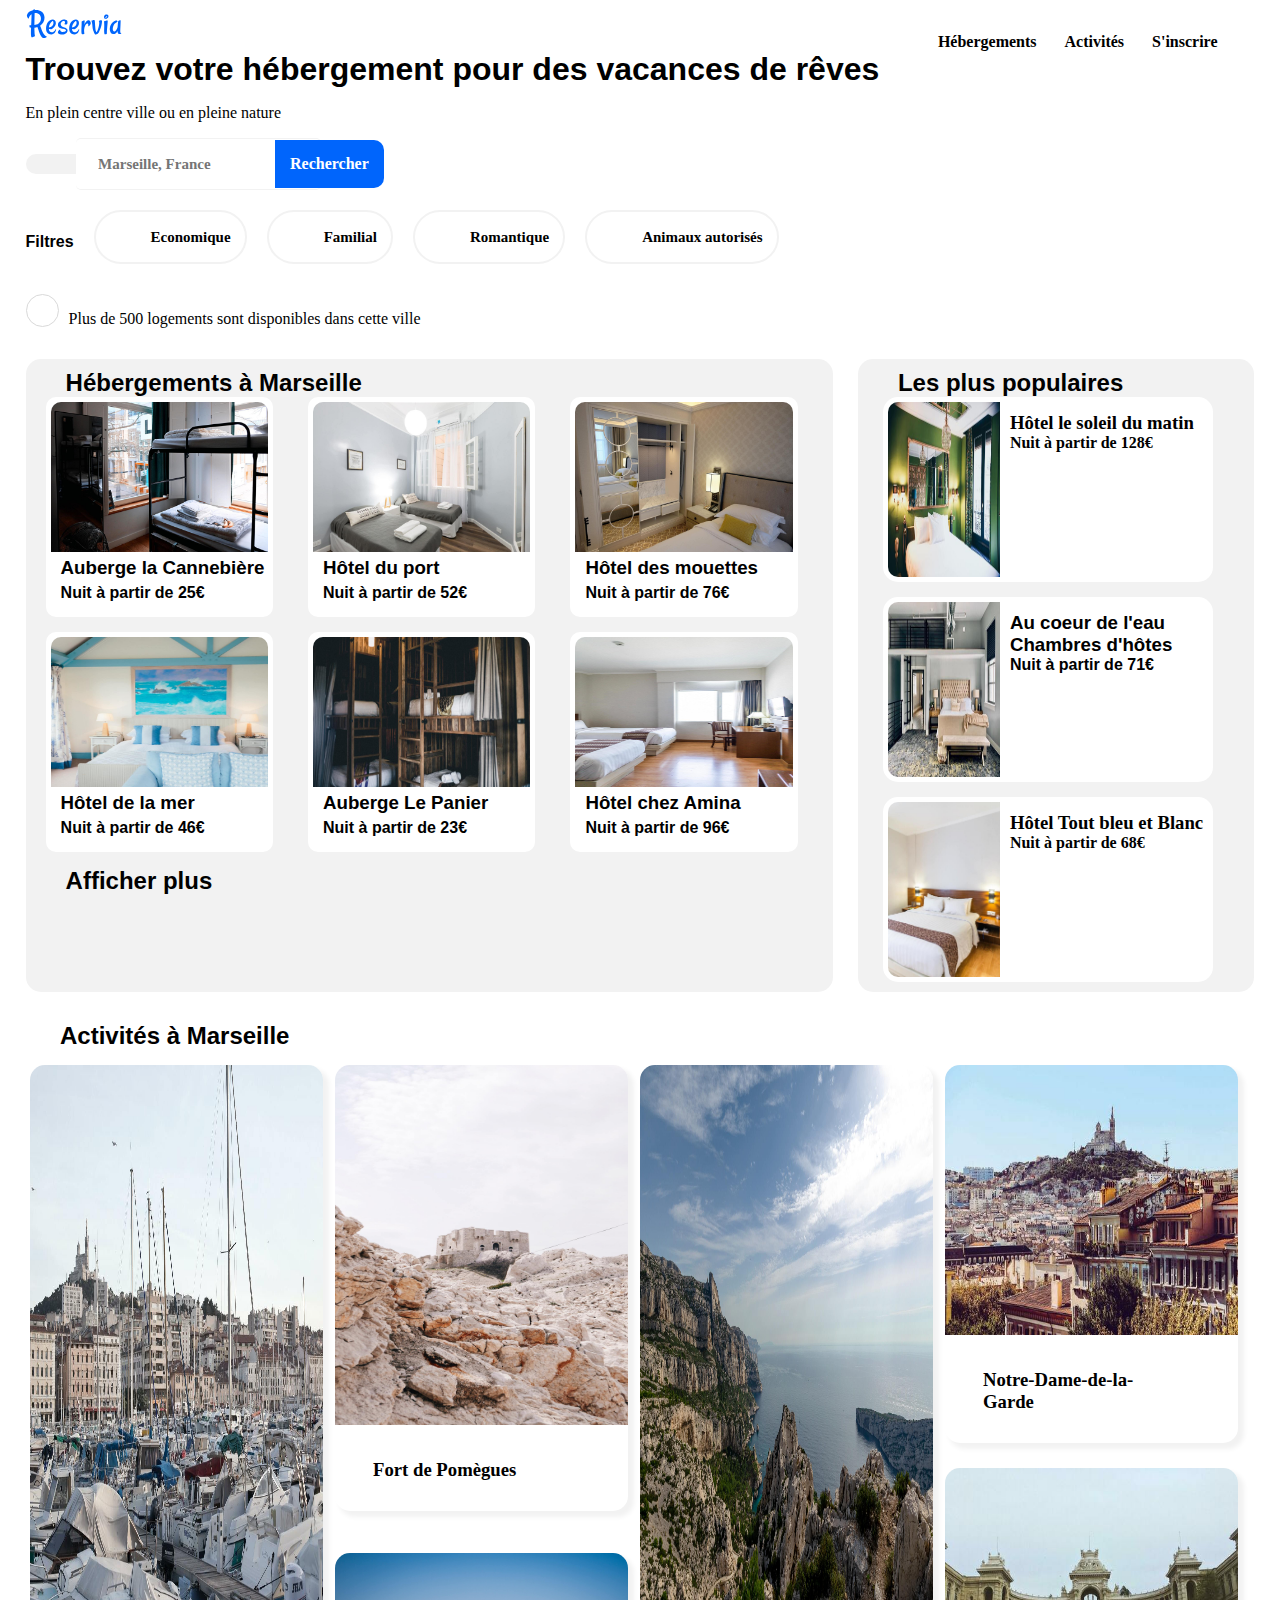
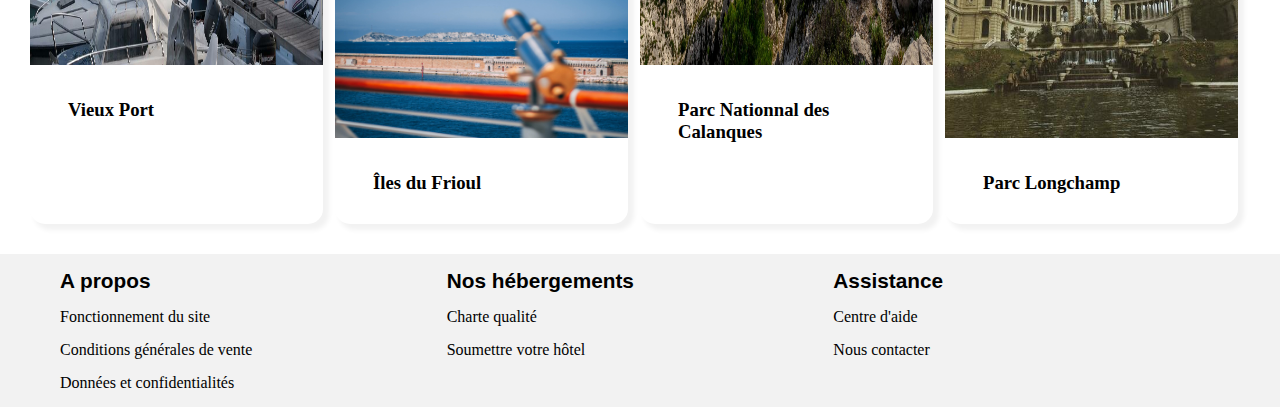
<file: AlainEstner_2_08062021.html>
<!DOCTYPE html>

<html lang="fr">

<head>
    <meta charset="utf-8">
    <meta name="viewport content=" width=device-widt, initial-scale=1.0>
    <title>Nouveau projet Reservia Alain ESTNER</title>
    <link rel="stylesheet" href="https://cdnjs.cloudflare.com/ajax/libs/font-awesome/5.15.3/css/all.min.css"
        integrity="sha512-iBBXm8fW90+nuLcSKlbmrPcLa0OT92xO1BIsZ+ywDWZCvqsWgccV3gFoRBv0z+8dLJgyAHIhR35VZc2oM/gI1w=="
        crossorigin="anonymous" referrerpolicy="no-referrer" />

    <link rel="stylesheet" href="./styles.css">
</head>

<body>
    <div class="container">

        <!--BOITE 1 (HEADER) = En tête-->

        <header>
            <div class="topheader">

                <div class="containerheader">
                    <div id="logo">
                        <div class="div-logo">
                            <img class="logosearch" src="images/logo/Reservia.svg"
                                alt="Nouveau projet Reservia Alain ESTNER" />
                        </div>
                    </div>
                </div>
                <nav class="headernav">
                    <ul>

                        <li>
                            <a href="#Hebergements">Hébergements</a>
                        </li>

                        <li>
                            <a href="#Activites">Activités</a>
                        </li>
                        <li>
                            <a href="#">S'inscrire</a>
                        </li>
                    </ul>
                </nav>
            </div>


            <!--BOITE 2 (HEADER) = partie zone de recherche (boutons & filtres)-->

            <div>
                <div class="subtext">
                    <h1>Trouvez votre hébergement pour des vacances de rêves</h1>
                    <p>En plein centre ville ou en pleine nature</p>
                </div>
                <div class="logosearch">
                    <div class="iconemap">
                        <i class="fas fa-map-marker-alt" aria-hidden="true"></i>
                    </div>
                    <form method="post" action="">
                        <input type="text" name="localisation" id="city" placeholder="Marseille, France">
                        <button class="search backBleu flexColumnCenter">
                            <span>Rechercher</span>
                            <i class="fas fa-search"></i>
                        </button>
                    </form>
                </div>
            </div>

            <!--FILTRES-->
            <div class="filtres">
                <b class="title">Filtres</b>
                <div class="content">
                    <div class="boutonfiltre">
                        <i class="fa fa-money-bill-wave"></i>
                        <p>Economique</p>
                    </div>
                    <div class="boutonfiltre">
                        <i class="fa fa-child"></i>
                        <p>Familial</p>
                    </div>
                    <div class="boutonfiltre">
                        <i class="fa fa-heat"></i>
                        <i class="fa fa-heart"></i>
                        <p>Romantique</p>
                    </div>
                    <div class="boutonfiltre">
                        <i class="fa fa-dog"></i>
                        <p>Animaux autorisés</p>
                    </div>
                </div>
            </div>

            <!--HEADER/ INFORMATION-->

            <div class="info">
                <span class="fas fa-info" aria-hidden="true"></span>
                <p class="infotext">Plus de 500 logements sont disponibles dans cette ville</p>
            </div>
        </header>
    </div>
    <a href="#" class="lignesFooter"></a>

    <!--BOITE 3 (HEADER) = partie: Hébergement à Marseille -->

    <main class="container">
        <div class="row">
            <div class="hebergements-marseille">
                <h2 class="titresection">Hébergements à Marseille
                </h2>
                <div class="sizehebergements backGris"></div>
                <div class="row">
                    <div class="lodging-block">
                        <img src="images\hebergements\3_medium\marcus-loke-WQJvWU_HZFo-unsplash.jpg" alt="" />
                        <div style="margin-left: 10px;">
                            <h3>Auberge la Cannebière</h3>
                            <h4>Nuit à partir de 25€</h4>
                            <div class="stars">
                                <i class="fas fa-star"></i>
                                <i class="fas fa-star"></i>
                                <i class="fas fa-star"></i>
                                <i class="fas fa-star"></i>
                                <i class="fas fa-star grey" aria-hidden="true"></i>
                            </div>
                        </div>
                    </div>
                    <div class="lodging-block">
                        <img src="images\hebergements\3_medium\fred-kleber-gTbaxaVLvsg-unsplash.jpg" alt="" />
                        <div style="margin-left: 10px;">
                            <h3>Hôtel du port</h3>
                            <h4>Nuit à partir de 52€</h4>
                            <div class="stars">
                                <i class="fas fa-star"></i>
                                <i class="fas fa-star"></i>
                                <i class="fas fa-star"></i>
                                <i class="fas fa-star"></i>
                                <i class="fas fa-star"></i>
                            </div>
                        </div>
                    </div>
                    <div class="lodging-block">
                        <img src="images\hebergements\3_medium\reisetopia-B8WIgxA_PFU-unsplash.jpg" alt="" />
                        <div style="margin-left: 10px;">
                            <h3>Hôtel des mouettes</h3>
                            <h4>Nuit à partir de 76€</h4>
                            <div class="stars">
                                <i class="fas fa-star"></i>
                                <i class="fas fa-star"></i>
                                <i class="fas fa-star"></i>
                                <i class="fas fa-star"></i>
                                <i class="fas fa-star grey" aria-hidden="true"></i>
                            </div>
                        </div>
                    </div>
                </div>
                <a href="#" class="lignesFooter"></a>
                <div class="row">
                    <div class="lodging-block">
                        <img src="images\hebergements\3_medium\annie-spratt-Eg1qcIitAuA-unsplash.jpg" alt="" />
                        <div style="margin-left: 10px;">
                            <h3>Hôtel de la mer</h3>
                            <h4>Nuit à partir de 46€</h4>
                            <div class="stars">
                                <i class="fas fa-star"></i>
                                <i class="fas fa-star"></i>
                                <i class="fas fa-star"></i>
                                <i class="fas fa-star grey" aria-hidden="true"></i>
                                <i class="fas fa-star grey" aria-hidden="true"></i>
                            </div>
                        </div>
                    </div>
                    <div class="lodging-block">
                        <img src="images\hebergements\3_medium\nicate-lee-kT-ZyaiwBe0-unsplash.jpg" alt="" />
                        <div style="margin-left: 10px;">
                            <h3>Auberge Le Panier</h3>
                            <h4>Nuit à partir de 23€</h4>
                            <div class="stars">
                                <i class="fas fa-star"></i>
                                <i class="fas fa-star"></i>
                                <i class="fas fa-star"></i>
                                <i class="fas fa-star"></i>
                                <i class="fas fa-star grey" aria-hidden="true"></i>
                            </div>
                        </div>
                    </div>
                    <div class="lodging-block">
                        <img src="images\hebergements\3_medium\febrian-zakaria-M6S1WvfW68A-unsplash.jpg" alt="" />
                        <div style="margin-left: 10px;">
                            <h3>Hôtel chez Amina</h3>
                            <h4>Nuit à partir de 96€</h4>
                            <div class="stars">
                                <i class="fas fa-star"></i>
                                <i class="fas fa-star"></i>
                                <i class="fas fa-star"></i>
                                <i class="fas fa-star"></i>
                                <i class="fas fa-star"></i>
                            </div>
                        </div>
                    </div>
                </div>
                <a href="#" class="lignesFooter"></a>
                <h2 class="titresection">Afficher plus
                </h2>
            </div>
            <div class="populaires">
                <section id="pluspopulaires">
                    <div class="row titre-populaire">
                        <h2 class="titresection">
                            Les plus populaires
                        </h2>
                        <i class="fas fa-chart-line fa-lg" aria-hidden="true"></i>
                    </div>

                    <article class="hebergementspop">
                        <div class="hotelpop">
                            <a href="#">
                                <div class="popular-lodging-block">
                                    <img src="images\hebergements\4_small\emile-guillemot-Bj_rcSC5XfE-unsplash.jpg"
                                        alt="" />
                                    <div class="popular-lodging-desc">
                                        <h3>Hôtel le soleil du matin</h3>
                                        <h4>Nuit à partir de 128€</h4>
                                        <div class="stars">
                                            <div class="etoilespop">
                                                <i class="fas fa-star blue" aria-hidden="true"></i>
                                                <i class="fas fa-star blue" aria-hidden="true"></i>
                                                <i class="fas fa-star blue" aria-hidden="true"></i>
                                                <i class="fas fa-star blue" aria-hidden="true"></i>
                                                <i class="fas fa-star blue" aria-hidden="true"></i>
                                            </div>
                                        </div>
                                    </div>
                                </div>
                        </div>
                        <a href="#" class="lignesFooter"></a>
                        <div class="popular-lodging-block">
                            <img src="images\hebergements\4_small\aw-creative-VGs8z60yT2c-unsplash.jpg" alt="" />
                            <div class="popular-lodging-desc">
                                <h3>Au coeur de l'eau Chambres d'hôtes</h3>
                                <h4>Nuit à partir de 71€</h4>
                                <div class="stars">
                                    <div class="etoilespop">
                                        <i class="fas fa-star blue" aria-hidden="true"></i>
                                        <i class="fas fa-star blue" aria-hidden="true"></i>
                                        <i class="fas fa-star blue" aria-hidden="true"></i>
                                        <i class="fas fa-star blue" aria-hidden="true"></i>
                                        <i class="fas fa-star grey" aria-hidden="true"></i>
                                    </div>
                                </div>
                            </div>
                        </div>
                        <a href="#" class="lignesFooter"></a>
                        <div class="hotelpop">
                            <a href="#">
                                <div class="popular-lodging-block">
                                    <img src="images\hebergements\4_small\febrian-zakaria-sjvU0THccQA-unsplash.jpg"
                                        alt="" />
                                    <div class="popular-lodging-desc">
                                        <h3>Hôtel Tout bleu et Blanc</h3>
                                        <h4>Nuit à partir de 68€</h4>
                                        <div class="stars">
                                            <div class="etoilespop">
                                                <i class="fas fa-star blue" aria-hidden="true"></i>
                                                <i class="fas fa-star blue" aria-hidden="true"></i>
                                                <i class="fas fa-star blue" aria-hidden="true"></i>
                                                <i class="fas fa-star blue" aria-hidden="true"></i>
                                                <i class="fas fa-star grey" aria-hidden="true"></i>
                                            </div>
                                        </div>
                                    </div>
                                </div>
                            </a>
                        </div>
                    </article>
                </section>
            </div>
    </main>

    <!--BOITE 4 (HEADER) = partie: Activités à Marseille -->

    <section>
        <section class="Activites">
            <div class="flex-conatainer">
                <div class="cubeActivites flexColumnCenter">
                    <a href="#" class="lignesFooter"></a>
                    <h2 class="titresection" id="ancreActivites">Activités à Marseille</h2>
                    <a href="#" class="lignesFooter"></a>

                    <div class="row">
                        <div class="blocActivites flexBetween imageActivite1">
                            <img src="images\activites\3_medium\reno-laithienne-QUgJhdY5Fyk-unsplash.jpg" alt="" />
                            <div class="hauteur Titre titre Activites">
                                <a href="#" class="lignesFooter"></a>
                                <h3>Vieux Port </h3>
                                <a href="#" class="lignesFooter"></a>
                            </div>
                        </div>

                        <div class="column blocActivite-container">
                            <div class="blocActivites2 flexBetween imageActivite2">
                                <div class="cubeActivites2356 flexcolumnCentre">
                                    <img src="images\activites\2_large\paul-hermann-QFTrLdQIRhI-unsplash.jpg" alt="" />
                                    <div class="hauteur Titre titre Activites">
                                        <a href="#" class="lignesFooter"></a>
                                        <h3>Fort de Pomègues</h3>
                                        <a href="#" class="lignesFooter"></a>
                                    </div>
                                </div>
                            </div>
                            <div class="blocActivites2 flexBetween imageActivite3">
                                <div class="cubeActivites2356 flexcolumnCentre">
                                    <img src="images\activites\2_large\kevin-hikari-rV_Qd1l-VXg-unsplash.jpg" alt="" />
                                    <div class="hauteur Titre titre Activites">
                                        <a href="#" class="lignesFooter"></a>
                                        <h3>Îles du Frioul</h3>
                                        <a href="#" class="lignesFooter"></a>
                                    </div>
                                </div>
                            </div>
                        </div>

                        <div class="blocActivites flexBetween imageActivite4">
                            <img src="images\activites\2_large\kilyan-sockalingum-NR8-cBCN3aI-unsplash.jpg" alt="" />
                            <div class="hauteur Titre titre Activites">
                                <a href="#" class="lignesFooter"></a>
                                <h3>Parc Nationnal des Calanques</h3>
                                <a href="#" class="lignesFooter"></a>
                            </div>
                        </div>

                        <div class="column blocActivite-container">
                            <div class="blocActivites2 flexBetween imageActivite5">
                                <div class="cubeActivites2356 flexcolumnCentre">
                                    <img src="images\activites\4_small\florian-wehde-xW9e8gdotxI-unsplash.jpg" alt="" />
                                    <div class="hauteur Titre titre Activites">
                                        <a href="#" class="lignesFooter"></a>
                                        <h3>Notre-Dame-de-la-Garde</h3>
                                        <a href="#" class="lignesFooter"></a>
                                    </div>
                                </div>
                            </div>
                            <div class="blocActivites2 flexBetween imageActivite6">
                                <div class="cubeActivites2356 flexcolumnCentre">
                                    <img src="images\activites\4_small\lena-paulin-wH2-EJoDcV0-unsplash.jpg" alt="" />
                                    <div class="hauteur Titre titre Activites">
                                        <a href="#" class="lignesFooter"></a>
                                        <h3>Parc Longchamp</h3>
                                        <a href="#" class="lignesFooter"></a>
                                    </div>
                                </div>
                            </div>
                            
                        </div>
                    </div>
                </div>
            </div>
        </section>
    </section>
    <a href="#" class="lignesFooter"></a>


    <!--BOITE 5 (HEADER) = Zone du footer (bas de page) -->

    <footer>
        <div class="blockFooter">
            <div class="interieurblockFooter">
                <a href="#" class="lignesFooter"></a>
                <h3 class="footerTitre">A propos</h3>
                <a href="#" class="lignesFooter">Fonctionnement du site</a>
                <a href="#" class="lignesFooter">Conditions générales de vente</a>
                <a href="#" class="lignesFooter">Données et confidentialités</a>
            </div>
            <div class="interieurblockFooter">
                <a href="#" class="lignesFooter"></a>
                <h3 class="footerTitre">Nos hébergements</h3>
                <a href="#" class="lignesFooter">Charte qualité</a>
                <a href="#" class="lignesFooter">Soumettre votre hôtel</a>
            </div>
            <div class="interieurblockFooter">
                <a href="#" class="lignesFooter"></a>
                <h3 class="footerTitre">Assistance</h3>
                <a href="#" class="lignesFooter">Centre d'aide</a>
                <a href="#" class="lignesFooter">Nous contacter</a>
            </div>
        </div>
    </footer>
    </div>
</body>

</html>
</file>
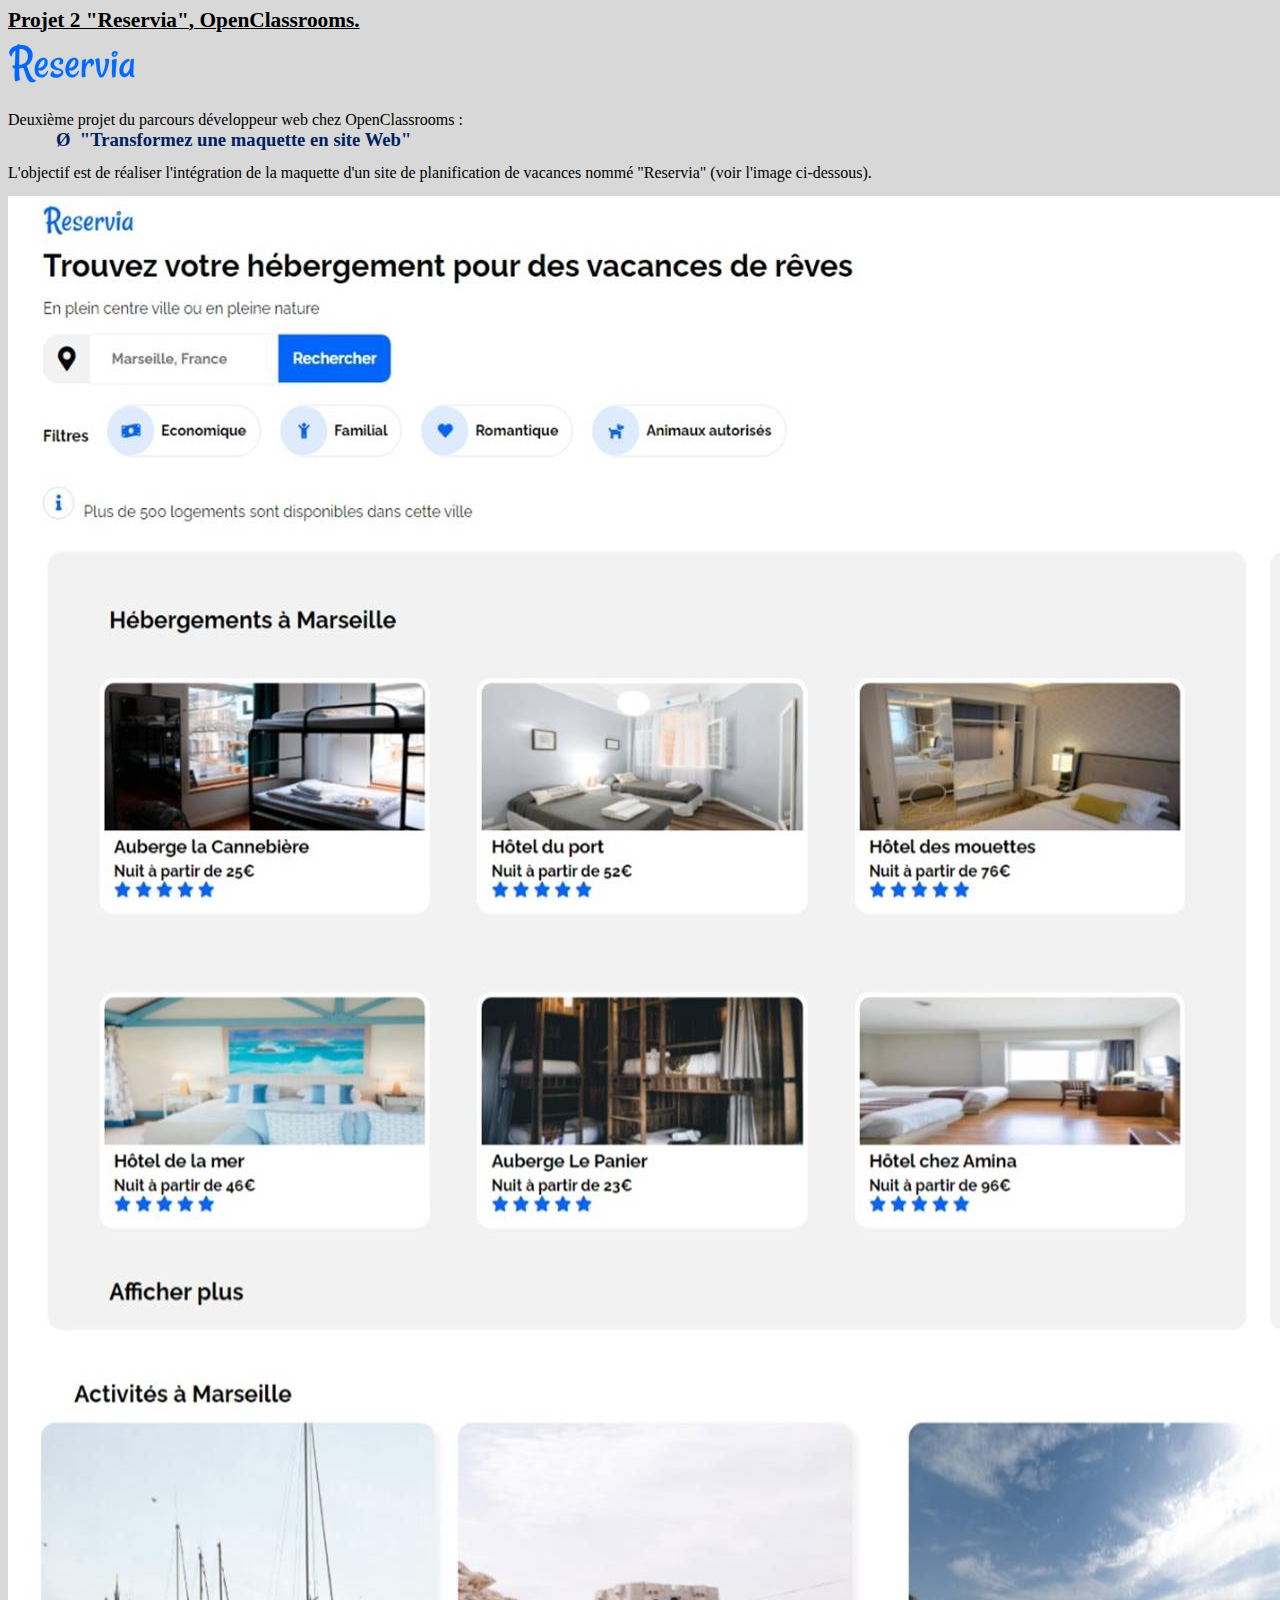
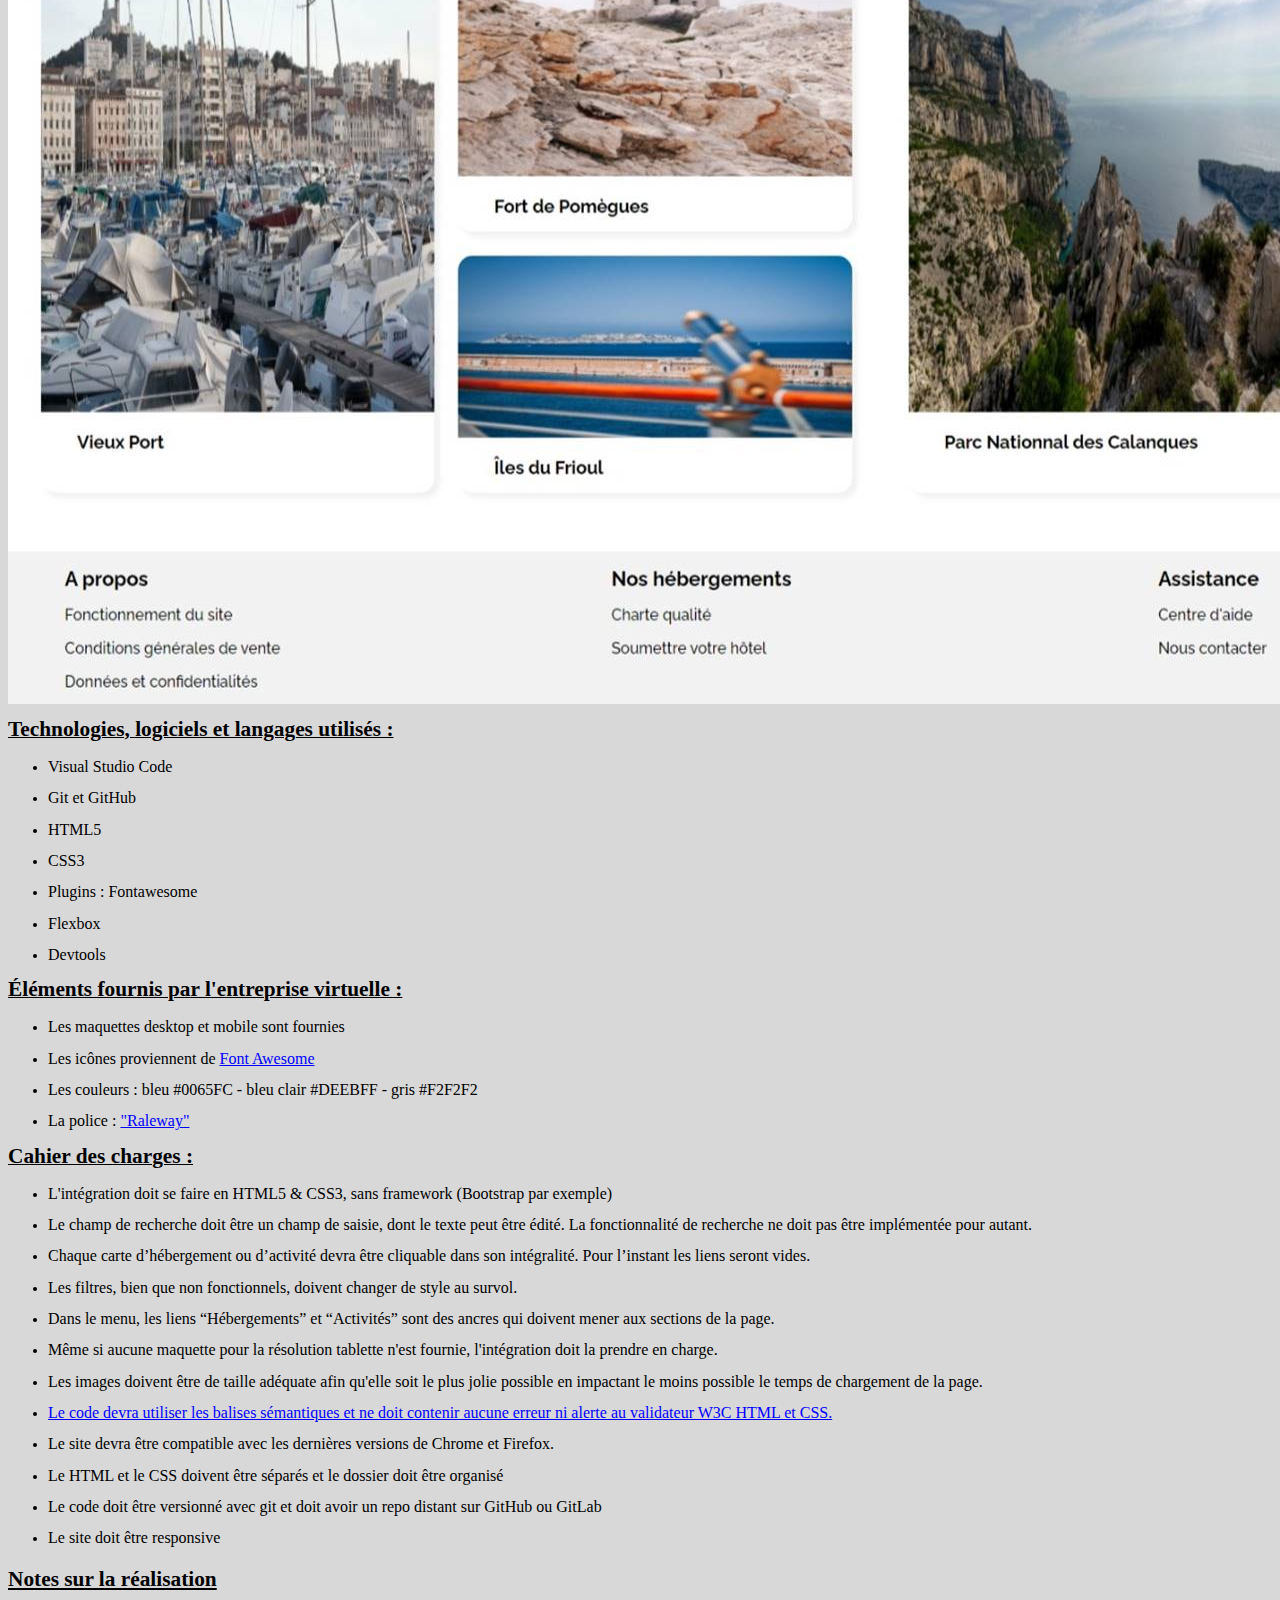
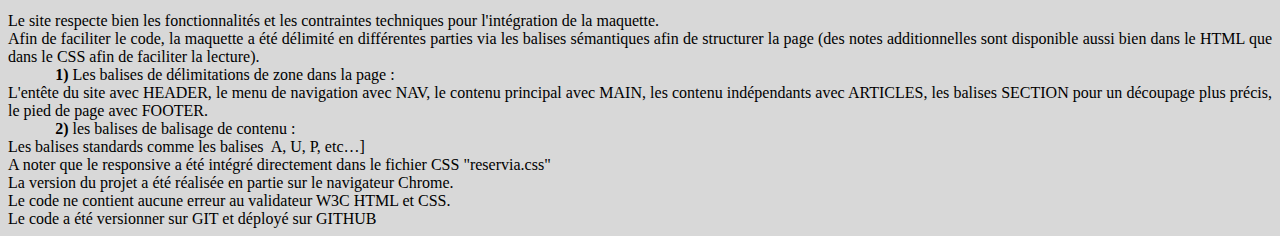
<file: Le second projet de la formation.htm>
<html xmlns:v="urn:schemas-microsoft-com:vml"
xmlns:o="urn:schemas-microsoft-com:office:office"
xmlns:w="urn:schemas-microsoft-com:office:word"
xmlns:m="http://schemas.microsoft.com/office/2004/12/omml"
xmlns="http://www.w3.org/TR/REC-html40">

<head>
<meta http-equiv=Content-Type content="text/html; charset=windows-1252">
<meta name=ProgId content=Word.Document>
<meta name=Generator content="Microsoft Word 14">
<meta name=Originator content="Microsoft Word 14">
<link rel=File-List
href="Le%20second%20projet%20de%20la%20formation_fichiers/filelist.xml">
<link rel=Edit-Time-Data
href="Le%20second%20projet%20de%20la%20formation_fichiers/editdata.mso">
<!--[if !mso]>
<style>
v\:* {behavior:url(#default#VML);}
o\:* {behavior:url(#default#VML);}
w\:* {behavior:url(#default#VML);}
.shape {behavior:url(#default#VML);}
</style>
<![endif]--><!--[if gte mso 9]><xml>
 <o:DocumentProperties>
  <o:Author>Alain</o:Author>
  <o:Template>Normal</o:Template>
  <o:LastAuthor>Alain</o:LastAuthor>
  <o:Revision>2</o:Revision>
  <o:TotalTime>72</o:TotalTime>
  <o:Created>2021-06-30T07:38:00Z</o:Created>
  <o:LastSaved>2021-06-30T07:38:00Z</o:LastSaved>
  <o:Pages>3</o:Pages>
  <o:Words>475</o:Words>
  <o:Characters>2617</o:Characters>
  <o:Lines>21</o:Lines>
  <o:Paragraphs>6</o:Paragraphs>
  <o:CharactersWithSpaces>3086</o:CharactersWithSpaces>
  <o:Version>14.00</o:Version>
 </o:DocumentProperties>
 <o:OfficeDocumentSettings>
  <o:AllowPNG/>
 </o:OfficeDocumentSettings>
</xml><![endif]-->
<link rel=themeData
href="Le%20second%20projet%20de%20la%20formation_fichiers/themedata.thmx">
<link rel=colorSchemeMapping
href="Le%20second%20projet%20de%20la%20formation_fichiers/colorschememapping.xml">
<!--[if gte mso 9]><xml>
 <w:WordDocument>
  <w:DisplayBackgroundShape/>
  <w:SpellingState>Clean</w:SpellingState>
  <w:GrammarState>Clean</w:GrammarState>
  <w:TrackMoves>false</w:TrackMoves>
  <w:TrackFormatting/>
  <w:HyphenationZone>21</w:HyphenationZone>
  <w:PunctuationKerning/>
  <w:ValidateAgainstSchemas/>
  <w:SaveIfXMLInvalid>false</w:SaveIfXMLInvalid>
  <w:IgnoreMixedContent>false</w:IgnoreMixedContent>
  <w:AlwaysShowPlaceholderText>false</w:AlwaysShowPlaceholderText>
  <w:DoNotPromoteQF/>
  <w:LidThemeOther>FR</w:LidThemeOther>
  <w:LidThemeAsian>X-NONE</w:LidThemeAsian>
  <w:LidThemeComplexScript>X-NONE</w:LidThemeComplexScript>
  <w:Compatibility>
   <w:BreakWrappedTables/>
   <w:SnapToGridInCell/>
   <w:WrapTextWithPunct/>
   <w:UseAsianBreakRules/>
   <w:DontGrowAutofit/>
   <w:SplitPgBreakAndParaMark/>
   <w:EnableOpenTypeKerning/>
   <w:DontFlipMirrorIndents/>
   <w:OverrideTableStyleHps/>
  </w:Compatibility>
  <m:mathPr>
   <m:mathFont m:val="Cambria Math"/>
   <m:brkBin m:val="before"/>
   <m:brkBinSub m:val="&#45;-"/>
   <m:smallFrac m:val="off"/>
   <m:dispDef/>
   <m:lMargin m:val="0"/>
   <m:rMargin m:val="0"/>
   <m:defJc m:val="centerGroup"/>
   <m:wrapIndent m:val="1440"/>
   <m:intLim m:val="subSup"/>
   <m:naryLim m:val="undOvr"/>
  </m:mathPr></w:WordDocument>
</xml><![endif]--><!--[if gte mso 9]><xml>
 <w:LatentStyles DefLockedState="false" DefUnhideWhenUsed="true"
  DefSemiHidden="true" DefQFormat="false" DefPriority="99"
  LatentStyleCount="267">
  <w:LsdException Locked="false" Priority="0" SemiHidden="false"
   UnhideWhenUsed="false" QFormat="true" Name="Normal"/>
  <w:LsdException Locked="false" Priority="9" SemiHidden="false"
   UnhideWhenUsed="false" QFormat="true" Name="heading 1"/>
  <w:LsdException Locked="false" Priority="9" QFormat="true" Name="heading 2"/>
  <w:LsdException Locked="false" Priority="9" QFormat="true" Name="heading 3"/>
  <w:LsdException Locked="false" Priority="9" QFormat="true" Name="heading 4"/>
  <w:LsdException Locked="false" Priority="9" QFormat="true" Name="heading 5"/>
  <w:LsdException Locked="false" Priority="9" QFormat="true" Name="heading 6"/>
  <w:LsdException Locked="false" Priority="9" QFormat="true" Name="heading 7"/>
  <w:LsdException Locked="false" Priority="9" QFormat="true" Name="heading 8"/>
  <w:LsdException Locked="false" Priority="9" QFormat="true" Name="heading 9"/>
  <w:LsdException Locked="false" Priority="39" Name="toc 1"/>
  <w:LsdException Locked="false" Priority="39" Name="toc 2"/>
  <w:LsdException Locked="false" Priority="39" Name="toc 3"/>
  <w:LsdException Locked="false" Priority="39" Name="toc 4"/>
  <w:LsdException Locked="false" Priority="39" Name="toc 5"/>
  <w:LsdException Locked="false" Priority="39" Name="toc 6"/>
  <w:LsdException Locked="false" Priority="39" Name="toc 7"/>
  <w:LsdException Locked="false" Priority="39" Name="toc 8"/>
  <w:LsdException Locked="false" Priority="39" Name="toc 9"/>
  <w:LsdException Locked="false" Priority="35" QFormat="true" Name="caption"/>
  <w:LsdException Locked="false" Priority="10" SemiHidden="false"
   UnhideWhenUsed="false" QFormat="true" Name="Title"/>
  <w:LsdException Locked="false" Priority="1" Name="Default Paragraph Font"/>
  <w:LsdException Locked="false" Priority="11" SemiHidden="false"
   UnhideWhenUsed="false" QFormat="true" Name="Subtitle"/>
  <w:LsdException Locked="false" Priority="22" SemiHidden="false"
   UnhideWhenUsed="false" QFormat="true" Name="Strong"/>
  <w:LsdException Locked="false" Priority="20" SemiHidden="false"
   UnhideWhenUsed="false" QFormat="true" Name="Emphasis"/>
  <w:LsdException Locked="false" Priority="59" SemiHidden="false"
   UnhideWhenUsed="false" Name="Table Grid"/>
  <w:LsdException Locked="false" UnhideWhenUsed="false" Name="Placeholder Text"/>
  <w:LsdException Locked="false" Priority="1" SemiHidden="false"
   UnhideWhenUsed="false" QFormat="true" Name="No Spacing"/>
  <w:LsdException Locked="false" Priority="60" SemiHidden="false"
   UnhideWhenUsed="false" Name="Light Shading"/>
  <w:LsdException Locked="false" Priority="61" SemiHidden="false"
   UnhideWhenUsed="false" Name="Light List"/>
  <w:LsdException Locked="false" Priority="62" SemiHidden="false"
   UnhideWhenUsed="false" Name="Light Grid"/>
  <w:LsdException Locked="false" Priority="63" SemiHidden="false"
   UnhideWhenUsed="false" Name="Medium Shading 1"/>
  <w:LsdException Locked="false" Priority="64" SemiHidden="false"
   UnhideWhenUsed="false" Name="Medium Shading 2"/>
  <w:LsdException Locked="false" Priority="65" SemiHidden="false"
   UnhideWhenUsed="false" Name="Medium List 1"/>
  <w:LsdException Locked="false" Priority="66" SemiHidden="false"
   UnhideWhenUsed="false" Name="Medium List 2"/>
  <w:LsdException Locked="false" Priority="67" SemiHidden="false"
   UnhideWhenUsed="false" Name="Medium Grid 1"/>
  <w:LsdException Locked="false" Priority="68" SemiHidden="false"
   UnhideWhenUsed="false" Name="Medium Grid 2"/>
  <w:LsdException Locked="false" Priority="69" SemiHidden="false"
   UnhideWhenUsed="false" Name="Medium Grid 3"/>
  <w:LsdException Locked="false" Priority="70" SemiHidden="false"
   UnhideWhenUsed="false" Name="Dark List"/>
  <w:LsdException Locked="false" Priority="71" SemiHidden="false"
   UnhideWhenUsed="false" Name="Colorful Shading"/>
  <w:LsdException Locked="false" Priority="72" SemiHidden="false"
   UnhideWhenUsed="false" Name="Colorful List"/>
  <w:LsdException Locked="false" Priority="73" SemiHidden="false"
   UnhideWhenUsed="false" Name="Colorful Grid"/>
  <w:LsdException Locked="false" Priority="60" SemiHidden="false"
   UnhideWhenUsed="false" Name="Light Shading Accent 1"/>
  <w:LsdException Locked="false" Priority="61" SemiHidden="false"
   UnhideWhenUsed="false" Name="Light List Accent 1"/>
  <w:LsdException Locked="false" Priority="62" SemiHidden="false"
   UnhideWhenUsed="false" Name="Light Grid Accent 1"/>
  <w:LsdException Locked="false" Priority="63" SemiHidden="false"
   UnhideWhenUsed="false" Name="Medium Shading 1 Accent 1"/>
  <w:LsdException Locked="false" Priority="64" SemiHidden="false"
   UnhideWhenUsed="false" Name="Medium Shading 2 Accent 1"/>
  <w:LsdException Locked="false" Priority="65" SemiHidden="false"
   UnhideWhenUsed="false" Name="Medium List 1 Accent 1"/>
  <w:LsdException Locked="false" UnhideWhenUsed="false" Name="Revision"/>
  <w:LsdException Locked="false" Priority="34" SemiHidden="false"
   UnhideWhenUsed="false" QFormat="true" Name="List Paragraph"/>
  <w:LsdException Locked="false" Priority="29" SemiHidden="false"
   UnhideWhenUsed="false" QFormat="true" Name="Quote"/>
  <w:LsdException Locked="false" Priority="30" SemiHidden="false"
   UnhideWhenUsed="false" QFormat="true" Name="Intense Quote"/>
  <w:LsdException Locked="false" Priority="66" SemiHidden="false"
   UnhideWhenUsed="false" Name="Medium List 2 Accent 1"/>
  <w:LsdException Locked="false" Priority="67" SemiHidden="false"
   UnhideWhenUsed="false" Name="Medium Grid 1 Accent 1"/>
  <w:LsdException Locked="false" Priority="68" SemiHidden="false"
   UnhideWhenUsed="false" Name="Medium Grid 2 Accent 1"/>
  <w:LsdException Locked="false" Priority="69" SemiHidden="false"
   UnhideWhenUsed="false" Name="Medium Grid 3 Accent 1"/>
  <w:LsdException Locked="false" Priority="70" SemiHidden="false"
   UnhideWhenUsed="false" Name="Dark List Accent 1"/>
  <w:LsdException Locked="false" Priority="71" SemiHidden="false"
   UnhideWhenUsed="false" Name="Colorful Shading Accent 1"/>
  <w:LsdException Locked="false" Priority="72" SemiHidden="false"
   UnhideWhenUsed="false" Name="Colorful List Accent 1"/>
  <w:LsdException Locked="false" Priority="73" SemiHidden="false"
   UnhideWhenUsed="false" Name="Colorful Grid Accent 1"/>
  <w:LsdException Locked="false" Priority="60" SemiHidden="false"
   UnhideWhenUsed="false" Name="Light Shading Accent 2"/>
  <w:LsdException Locked="false" Priority="61" SemiHidden="false"
   UnhideWhenUsed="false" Name="Light List Accent 2"/>
  <w:LsdException Locked="false" Priority="62" SemiHidden="false"
   UnhideWhenUsed="false" Name="Light Grid Accent 2"/>
  <w:LsdException Locked="false" Priority="63" SemiHidden="false"
   UnhideWhenUsed="false" Name="Medium Shading 1 Accent 2"/>
  <w:LsdException Locked="false" Priority="64" SemiHidden="false"
   UnhideWhenUsed="false" Name="Medium Shading 2 Accent 2"/>
  <w:LsdException Locked="false" Priority="65" SemiHidden="false"
   UnhideWhenUsed="false" Name="Medium List 1 Accent 2"/>
  <w:LsdException Locked="false" Priority="66" SemiHidden="false"
   UnhideWhenUsed="false" Name="Medium List 2 Accent 2"/>
  <w:LsdException Locked="false" Priority="67" SemiHidden="false"
   UnhideWhenUsed="false" Name="Medium Grid 1 Accent 2"/>
  <w:LsdException Locked="false" Priority="68" SemiHidden="false"
   UnhideWhenUsed="false" Name="Medium Grid 2 Accent 2"/>
  <w:LsdException Locked="false" Priority="69" SemiHidden="false"
   UnhideWhenUsed="false" Name="Medium Grid 3 Accent 2"/>
  <w:LsdException Locked="false" Priority="70" SemiHidden="false"
   UnhideWhenUsed="false" Name="Dark List Accent 2"/>
  <w:LsdException Locked="false" Priority="71" SemiHidden="false"
   UnhideWhenUsed="false" Name="Colorful Shading Accent 2"/>
  <w:LsdException Locked="false" Priority="72" SemiHidden="false"
   UnhideWhenUsed="false" Name="Colorful List Accent 2"/>
  <w:LsdException Locked="false" Priority="73" SemiHidden="false"
   UnhideWhenUsed="false" Name="Colorful Grid Accent 2"/>
  <w:LsdException Locked="false" Priority="60" SemiHidden="false"
   UnhideWhenUsed="false" Name="Light Shading Accent 3"/>
  <w:LsdException Locked="false" Priority="61" SemiHidden="false"
   UnhideWhenUsed="false" Name="Light List Accent 3"/>
  <w:LsdException Locked="false" Priority="62" SemiHidden="false"
   UnhideWhenUsed="false" Name="Light Grid Accent 3"/>
  <w:LsdException Locked="false" Priority="63" SemiHidden="false"
   UnhideWhenUsed="false" Name="Medium Shading 1 Accent 3"/>
  <w:LsdException Locked="false" Priority="64" SemiHidden="false"
   UnhideWhenUsed="false" Name="Medium Shading 2 Accent 3"/>
  <w:LsdException Locked="false" Priority="65" SemiHidden="false"
   UnhideWhenUsed="false" Name="Medium List 1 Accent 3"/>
  <w:LsdException Locked="false" Priority="66" SemiHidden="false"
   UnhideWhenUsed="false" Name="Medium List 2 Accent 3"/>
  <w:LsdException Locked="false" Priority="67" SemiHidden="false"
   UnhideWhenUsed="false" Name="Medium Grid 1 Accent 3"/>
  <w:LsdException Locked="false" Priority="68" SemiHidden="false"
   UnhideWhenUsed="false" Name="Medium Grid 2 Accent 3"/>
  <w:LsdException Locked="false" Priority="69" SemiHidden="false"
   UnhideWhenUsed="false" Name="Medium Grid 3 Accent 3"/>
  <w:LsdException Locked="false" Priority="70" SemiHidden="false"
   UnhideWhenUsed="false" Name="Dark List Accent 3"/>
  <w:LsdException Locked="false" Priority="71" SemiHidden="false"
   UnhideWhenUsed="false" Name="Colorful Shading Accent 3"/>
  <w:LsdException Locked="false" Priority="72" SemiHidden="false"
   UnhideWhenUsed="false" Name="Colorful List Accent 3"/>
  <w:LsdException Locked="false" Priority="73" SemiHidden="false"
   UnhideWhenUsed="false" Name="Colorful Grid Accent 3"/>
  <w:LsdException Locked="false" Priority="60" SemiHidden="false"
   UnhideWhenUsed="false" Name="Light Shading Accent 4"/>
  <w:LsdException Locked="false" Priority="61" SemiHidden="false"
   UnhideWhenUsed="false" Name="Light List Accent 4"/>
  <w:LsdException Locked="false" Priority="62" SemiHidden="false"
   UnhideWhenUsed="false" Name="Light Grid Accent 4"/>
  <w:LsdException Locked="false" Priority="63" SemiHidden="false"
   UnhideWhenUsed="false" Name="Medium Shading 1 Accent 4"/>
  <w:LsdException Locked="false" Priority="64" SemiHidden="false"
   UnhideWhenUsed="false" Name="Medium Shading 2 Accent 4"/>
  <w:LsdException Locked="false" Priority="65" SemiHidden="false"
   UnhideWhenUsed="false" Name="Medium List 1 Accent 4"/>
  <w:LsdException Locked="false" Priority="66" SemiHidden="false"
   UnhideWhenUsed="false" Name="Medium List 2 Accent 4"/>
  <w:LsdException Locked="false" Priority="67" SemiHidden="false"
   UnhideWhenUsed="false" Name="Medium Grid 1 Accent 4"/>
  <w:LsdException Locked="false" Priority="68" SemiHidden="false"
   UnhideWhenUsed="false" Name="Medium Grid 2 Accent 4"/>
  <w:LsdException Locked="false" Priority="69" SemiHidden="false"
   UnhideWhenUsed="false" Name="Medium Grid 3 Accent 4"/>
  <w:LsdException Locked="false" Priority="70" SemiHidden="false"
   UnhideWhenUsed="false" Name="Dark List Accent 4"/>
  <w:LsdException Locked="false" Priority="71" SemiHidden="false"
   UnhideWhenUsed="false" Name="Colorful Shading Accent 4"/>
  <w:LsdException Locked="false" Priority="72" SemiHidden="false"
   UnhideWhenUsed="false" Name="Colorful List Accent 4"/>
  <w:LsdException Locked="false" Priority="73" SemiHidden="false"
   UnhideWhenUsed="false" Name="Colorful Grid Accent 4"/>
  <w:LsdException Locked="false" Priority="60" SemiHidden="false"
   UnhideWhenUsed="false" Name="Light Shading Accent 5"/>
  <w:LsdException Locked="false" Priority="61" SemiHidden="false"
   UnhideWhenUsed="false" Name="Light List Accent 5"/>
  <w:LsdException Locked="false" Priority="62" SemiHidden="false"
   UnhideWhenUsed="false" Name="Light Grid Accent 5"/>
  <w:LsdException Locked="false" Priority="63" SemiHidden="false"
   UnhideWhenUsed="false" Name="Medium Shading 1 Accent 5"/>
  <w:LsdException Locked="false" Priority="64" SemiHidden="false"
   UnhideWhenUsed="false" Name="Medium Shading 2 Accent 5"/>
  <w:LsdException Locked="false" Priority="65" SemiHidden="false"
   UnhideWhenUsed="false" Name="Medium List 1 Accent 5"/>
  <w:LsdException Locked="false" Priority="66" SemiHidden="false"
   UnhideWhenUsed="false" Name="Medium List 2 Accent 5"/>
  <w:LsdException Locked="false" Priority="67" SemiHidden="false"
   UnhideWhenUsed="false" Name="Medium Grid 1 Accent 5"/>
  <w:LsdException Locked="false" Priority="68" SemiHidden="false"
   UnhideWhenUsed="false" Name="Medium Grid 2 Accent 5"/>
  <w:LsdException Locked="false" Priority="69" SemiHidden="false"
   UnhideWhenUsed="false" Name="Medium Grid 3 Accent 5"/>
  <w:LsdException Locked="false" Priority="70" SemiHidden="false"
   UnhideWhenUsed="false" Name="Dark List Accent 5"/>
  <w:LsdException Locked="false" Priority="71" SemiHidden="false"
   UnhideWhenUsed="false" Name="Colorful Shading Accent 5"/>
  <w:LsdException Locked="false" Priority="72" SemiHidden="false"
   UnhideWhenUsed="false" Name="Colorful List Accent 5"/>
  <w:LsdException Locked="false" Priority="73" SemiHidden="false"
   UnhideWhenUsed="false" Name="Colorful Grid Accent 5"/>
  <w:LsdException Locked="false" Priority="60" SemiHidden="false"
   UnhideWhenUsed="false" Name="Light Shading Accent 6"/>
  <w:LsdException Locked="false" Priority="61" SemiHidden="false"
   UnhideWhenUsed="false" Name="Light List Accent 6"/>
  <w:LsdException Locked="false" Priority="62" SemiHidden="false"
   UnhideWhenUsed="false" Name="Light Grid Accent 6"/>
  <w:LsdException Locked="false" Priority="63" SemiHidden="false"
   UnhideWhenUsed="false" Name="Medium Shading 1 Accent 6"/>
  <w:LsdException Locked="false" Priority="64" SemiHidden="false"
   UnhideWhenUsed="false" Name="Medium Shading 2 Accent 6"/>
  <w:LsdException Locked="false" Priority="65" SemiHidden="false"
   UnhideWhenUsed="false" Name="Medium List 1 Accent 6"/>
  <w:LsdException Locked="false" Priority="66" SemiHidden="false"
   UnhideWhenUsed="false" Name="Medium List 2 Accent 6"/>
  <w:LsdException Locked="false" Priority="67" SemiHidden="false"
   UnhideWhenUsed="false" Name="Medium Grid 1 Accent 6"/>
  <w:LsdException Locked="false" Priority="68" SemiHidden="false"
   UnhideWhenUsed="false" Name="Medium Grid 2 Accent 6"/>
  <w:LsdException Locked="false" Priority="69" SemiHidden="false"
   UnhideWhenUsed="false" Name="Medium Grid 3 Accent 6"/>
  <w:LsdException Locked="false" Priority="70" SemiHidden="false"
   UnhideWhenUsed="false" Name="Dark List Accent 6"/>
  <w:LsdException Locked="false" Priority="71" SemiHidden="false"
   UnhideWhenUsed="false" Name="Colorful Shading Accent 6"/>
  <w:LsdException Locked="false" Priority="72" SemiHidden="false"
   UnhideWhenUsed="false" Name="Colorful List Accent 6"/>
  <w:LsdException Locked="false" Priority="73" SemiHidden="false"
   UnhideWhenUsed="false" Name="Colorful Grid Accent 6"/>
  <w:LsdException Locked="false" Priority="19" SemiHidden="false"
   UnhideWhenUsed="false" QFormat="true" Name="Subtle Emphasis"/>
  <w:LsdException Locked="false" Priority="21" SemiHidden="false"
   UnhideWhenUsed="false" QFormat="true" Name="Intense Emphasis"/>
  <w:LsdException Locked="false" Priority="31" SemiHidden="false"
   UnhideWhenUsed="false" QFormat="true" Name="Subtle Reference"/>
  <w:LsdException Locked="false" Priority="32" SemiHidden="false"
   UnhideWhenUsed="false" QFormat="true" Name="Intense Reference"/>
  <w:LsdException Locked="false" Priority="33" SemiHidden="false"
   UnhideWhenUsed="false" QFormat="true" Name="Book Title"/>
  <w:LsdException Locked="false" Priority="37" Name="Bibliography"/>
  <w:LsdException Locked="false" Priority="39" QFormat="true" Name="TOC Heading"/>
 </w:LatentStyles>
</xml><![endif]-->
<style>
<!--
 /* Font Definitions */
 @font-face
	{font-family:Wingdings;
	panose-1:5 0 0 0 0 0 0 0 0 0;
	mso-font-charset:2;
	mso-generic-font-family:auto;
	mso-font-pitch:variable;
	mso-font-signature:0 268435456 0 0 -2147483648 0;}
@font-face
	{font-family:Wingdings;
	panose-1:5 0 0 0 0 0 0 0 0 0;
	mso-font-charset:2;
	mso-generic-font-family:auto;
	mso-font-pitch:variable;
	mso-font-signature:0 268435456 0 0 -2147483648 0;}
@font-face
	{font-family:Calibri;
	panose-1:2 15 5 2 2 2 4 3 2 4;
	mso-font-charset:0;
	mso-generic-font-family:swiss;
	mso-font-pitch:variable;
	mso-font-signature:-469750017 -1073732485 9 0 511 0;}
@font-face
	{font-family:Tahoma;
	panose-1:2 11 6 4 3 5 4 4 2 4;
	mso-font-charset:0;
	mso-generic-font-family:swiss;
	mso-font-pitch:variable;
	mso-font-signature:-520081665 -1073717157 41 0 66047 0;}
@font-face
	{font-family:"Wingdings 2";
	panose-1:5 2 1 2 1 5 7 7 7 7;
	mso-font-charset:2;
	mso-generic-font-family:roman;
	mso-font-pitch:variable;
	mso-font-signature:0 268435456 0 0 -2147483648 0;}
 /* Style Definitions */
 p.MsoNormal, li.MsoNormal, div.MsoNormal
	{mso-style-unhide:no;
	mso-style-qformat:yes;
	mso-style-parent:"";
	margin-top:0cm;
	margin-right:0cm;
	margin-bottom:10.0pt;
	margin-left:0cm;
	line-height:115%;
	mso-pagination:widow-orphan;
	font-size:11.0pt;
	font-family:"Calibri","sans-serif";
	mso-ascii-font-family:Calibri;
	mso-ascii-theme-font:minor-latin;
	mso-fareast-font-family:Calibri;
	mso-fareast-theme-font:minor-latin;
	mso-hansi-font-family:Calibri;
	mso-hansi-theme-font:minor-latin;
	mso-bidi-font-family:"Times New Roman";
	mso-bidi-theme-font:minor-bidi;
	mso-fareast-language:EN-US;}
h1
	{mso-style-priority:9;
	mso-style-unhide:no;
	mso-style-qformat:yes;
	mso-style-link:"Titre 1 Car";
	mso-margin-top-alt:auto;
	margin-right:0cm;
	mso-margin-bottom-alt:auto;
	margin-left:0cm;
	mso-pagination:widow-orphan;
	mso-outline-level:1;
	font-size:24.0pt;
	font-family:"Times New Roman","serif";
	mso-fareast-font-family:"Times New Roman";
	font-weight:bold;}
h2
	{mso-style-priority:9;
	mso-style-unhide:no;
	mso-style-qformat:yes;
	mso-style-link:"Titre 2 Car";
	mso-margin-top-alt:auto;
	margin-right:0cm;
	mso-margin-bottom-alt:auto;
	margin-left:0cm;
	mso-pagination:widow-orphan;
	mso-outline-level:2;
	font-size:18.0pt;
	font-family:"Times New Roman","serif";
	mso-fareast-font-family:"Times New Roman";
	font-weight:bold;}
a:link, span.MsoHyperlink
	{mso-style-noshow:yes;
	mso-style-priority:99;
	color:blue;
	text-decoration:underline;
	text-underline:single;}
a:visited, span.MsoHyperlinkFollowed
	{mso-style-noshow:yes;
	mso-style-priority:99;
	color:purple;
	mso-themecolor:followedhyperlink;
	text-decoration:underline;
	text-underline:single;}
p
	{mso-style-priority:99;
	mso-margin-top-alt:auto;
	margin-right:0cm;
	mso-margin-bottom-alt:auto;
	margin-left:0cm;
	mso-pagination:widow-orphan;
	font-size:12.0pt;
	font-family:"Times New Roman","serif";
	mso-fareast-font-family:"Times New Roman";}
p.MsoAcetate, li.MsoAcetate, div.MsoAcetate
	{mso-style-noshow:yes;
	mso-style-priority:99;
	mso-style-link:"Texte de bulles Car";
	margin:0cm;
	margin-bottom:.0001pt;
	mso-pagination:widow-orphan;
	font-size:8.0pt;
	font-family:"Tahoma","sans-serif";
	mso-fareast-font-family:Calibri;
	mso-fareast-theme-font:minor-latin;
	mso-fareast-language:EN-US;}
p.MsoListParagraph, li.MsoListParagraph, div.MsoListParagraph
	{mso-style-priority:34;
	mso-style-unhide:no;
	mso-style-qformat:yes;
	margin-top:0cm;
	margin-right:0cm;
	margin-bottom:10.0pt;
	margin-left:36.0pt;
	mso-add-space:auto;
	line-height:115%;
	mso-pagination:widow-orphan;
	font-size:11.0pt;
	font-family:"Calibri","sans-serif";
	mso-ascii-font-family:Calibri;
	mso-ascii-theme-font:minor-latin;
	mso-fareast-font-family:Calibri;
	mso-fareast-theme-font:minor-latin;
	mso-hansi-font-family:Calibri;
	mso-hansi-theme-font:minor-latin;
	mso-bidi-font-family:"Times New Roman";
	mso-bidi-theme-font:minor-bidi;
	mso-fareast-language:EN-US;}
p.MsoListParagraphCxSpFirst, li.MsoListParagraphCxSpFirst, div.MsoListParagraphCxSpFirst
	{mso-style-priority:34;
	mso-style-unhide:no;
	mso-style-qformat:yes;
	mso-style-type:export-only;
	margin-top:0cm;
	margin-right:0cm;
	margin-bottom:0cm;
	margin-left:36.0pt;
	margin-bottom:.0001pt;
	mso-add-space:auto;
	line-height:115%;
	mso-pagination:widow-orphan;
	font-size:11.0pt;
	font-family:"Calibri","sans-serif";
	mso-ascii-font-family:Calibri;
	mso-ascii-theme-font:minor-latin;
	mso-fareast-font-family:Calibri;
	mso-fareast-theme-font:minor-latin;
	mso-hansi-font-family:Calibri;
	mso-hansi-theme-font:minor-latin;
	mso-bidi-font-family:"Times New Roman";
	mso-bidi-theme-font:minor-bidi;
	mso-fareast-language:EN-US;}
p.MsoListParagraphCxSpMiddle, li.MsoListParagraphCxSpMiddle, div.MsoListParagraphCxSpMiddle
	{mso-style-priority:34;
	mso-style-unhide:no;
	mso-style-qformat:yes;
	mso-style-type:export-only;
	margin-top:0cm;
	margin-right:0cm;
	margin-bottom:0cm;
	margin-left:36.0pt;
	margin-bottom:.0001pt;
	mso-add-space:auto;
	line-height:115%;
	mso-pagination:widow-orphan;
	font-size:11.0pt;
	font-family:"Calibri","sans-serif";
	mso-ascii-font-family:Calibri;
	mso-ascii-theme-font:minor-latin;
	mso-fareast-font-family:Calibri;
	mso-fareast-theme-font:minor-latin;
	mso-hansi-font-family:Calibri;
	mso-hansi-theme-font:minor-latin;
	mso-bidi-font-family:"Times New Roman";
	mso-bidi-theme-font:minor-bidi;
	mso-fareast-language:EN-US;}
p.MsoListParagraphCxSpLast, li.MsoListParagraphCxSpLast, div.MsoListParagraphCxSpLast
	{mso-style-priority:34;
	mso-style-unhide:no;
	mso-style-qformat:yes;
	mso-style-type:export-only;
	margin-top:0cm;
	margin-right:0cm;
	margin-bottom:10.0pt;
	margin-left:36.0pt;
	mso-add-space:auto;
	line-height:115%;
	mso-pagination:widow-orphan;
	font-size:11.0pt;
	font-family:"Calibri","sans-serif";
	mso-ascii-font-family:Calibri;
	mso-ascii-theme-font:minor-latin;
	mso-fareast-font-family:Calibri;
	mso-fareast-theme-font:minor-latin;
	mso-hansi-font-family:Calibri;
	mso-hansi-theme-font:minor-latin;
	mso-bidi-font-family:"Times New Roman";
	mso-bidi-theme-font:minor-bidi;
	mso-fareast-language:EN-US;}
span.Titre1Car
	{mso-style-name:"Titre 1 Car";
	mso-style-priority:9;
	mso-style-unhide:no;
	mso-style-locked:yes;
	mso-style-link:"Titre 1";
	mso-ansi-font-size:24.0pt;
	mso-bidi-font-size:24.0pt;
	font-family:"Times New Roman","serif";
	mso-ascii-font-family:"Times New Roman";
	mso-fareast-font-family:"Times New Roman";
	mso-hansi-font-family:"Times New Roman";
	mso-bidi-font-family:"Times New Roman";
	mso-font-kerning:18.0pt;
	mso-fareast-language:FR;
	font-weight:bold;}
span.Titre2Car
	{mso-style-name:"Titre 2 Car";
	mso-style-priority:9;
	mso-style-unhide:no;
	mso-style-locked:yes;
	mso-style-link:"Titre 2";
	mso-ansi-font-size:18.0pt;
	mso-bidi-font-size:18.0pt;
	font-family:"Times New Roman","serif";
	mso-ascii-font-family:"Times New Roman";
	mso-fareast-font-family:"Times New Roman";
	mso-hansi-font-family:"Times New Roman";
	mso-bidi-font-family:"Times New Roman";
	mso-fareast-language:FR;
	font-weight:bold;}
span.TextedebullesCar
	{mso-style-name:"Texte de bulles Car";
	mso-style-noshow:yes;
	mso-style-priority:99;
	mso-style-unhide:no;
	mso-style-locked:yes;
	mso-style-link:"Texte de bulles";
	mso-ansi-font-size:8.0pt;
	mso-bidi-font-size:8.0pt;
	font-family:"Tahoma","sans-serif";
	mso-ascii-font-family:Tahoma;
	mso-hansi-font-family:Tahoma;
	mso-bidi-font-family:Tahoma;}
.MsoChpDefault
	{mso-style-type:export-only;
	mso-default-props:yes;
	font-family:"Calibri","sans-serif";
	mso-ascii-font-family:Calibri;
	mso-ascii-theme-font:minor-latin;
	mso-fareast-font-family:Calibri;
	mso-fareast-theme-font:minor-latin;
	mso-hansi-font-family:Calibri;
	mso-hansi-theme-font:minor-latin;
	mso-bidi-font-family:"Times New Roman";
	mso-bidi-theme-font:minor-bidi;
	mso-fareast-language:EN-US;}
.MsoPapDefault
	{mso-style-type:export-only;
	margin-bottom:10.0pt;
	line-height:115%;}
@page WordSection1
	{size:595.3pt 841.9pt;
	margin:36.0pt 36.0pt 36.0pt 36.0pt;
	mso-header-margin:35.4pt;
	mso-footer-margin:35.4pt;
	mso-paper-source:0;}
div.WordSection1
	{page:WordSection1;}
 /* List Definitions */
 @list l0
	{mso-list-id:161512411;
	mso-list-type:hybrid;
	mso-list-template-ids:-1083432970 -1699299366 -1112645094 -690685414 1345515418 1768435246 471338694 636152088 -272842204 1720476560;}
@list l0:level1
	{mso-level-number-format:bullet;
	mso-level-text:\F097;
	mso-level-tab-stop:36.0pt;
	mso-level-number-position:left;
	text-indent:-18.0pt;
	font-family:"Wingdings 2";}
@list l0:level2
	{mso-level-number-format:bullet;
	mso-level-text:\F097;
	mso-level-tab-stop:72.0pt;
	mso-level-number-position:left;
	text-indent:-18.0pt;
	font-family:"Wingdings 2";}
@list l0:level3
	{mso-level-number-format:bullet;
	mso-level-text:\F097;
	mso-level-tab-stop:108.0pt;
	mso-level-number-position:left;
	text-indent:-18.0pt;
	font-family:"Wingdings 2";}
@list l0:level4
	{mso-level-number-format:bullet;
	mso-level-text:\F097;
	mso-level-tab-stop:144.0pt;
	mso-level-number-position:left;
	text-indent:-18.0pt;
	font-family:"Wingdings 2";}
@list l0:level5
	{mso-level-number-format:bullet;
	mso-level-text:\F097;
	mso-level-tab-stop:180.0pt;
	mso-level-number-position:left;
	text-indent:-18.0pt;
	font-family:"Wingdings 2";}
@list l0:level6
	{mso-level-number-format:bullet;
	mso-level-text:\F097;
	mso-level-tab-stop:216.0pt;
	mso-level-number-position:left;
	text-indent:-18.0pt;
	font-family:"Wingdings 2";}
@list l0:level7
	{mso-level-number-format:bullet;
	mso-level-text:\F097;
	mso-level-tab-stop:252.0pt;
	mso-level-number-position:left;
	text-indent:-18.0pt;
	font-family:"Wingdings 2";}
@list l0:level8
	{mso-level-number-format:bullet;
	mso-level-text:\F097;
	mso-level-tab-stop:288.0pt;
	mso-level-number-position:left;
	text-indent:-18.0pt;
	font-family:"Wingdings 2";}
@list l0:level9
	{mso-level-number-format:bullet;
	mso-level-text:\F097;
	mso-level-tab-stop:324.0pt;
	mso-level-number-position:left;
	text-indent:-18.0pt;
	font-family:"Wingdings 2";}
@list l1
	{mso-list-id:254554571;
	mso-list-template-ids:-839763134;}
@list l1:level1
	{mso-level-number-format:bullet;
	mso-level-text:\F0B7;
	mso-level-tab-stop:36.0pt;
	mso-level-number-position:left;
	text-indent:-18.0pt;
	mso-ansi-font-size:10.0pt;
	font-family:Symbol;}
@list l1:level2
	{mso-level-number-format:bullet;
	mso-level-text:o;
	mso-level-tab-stop:72.0pt;
	mso-level-number-position:left;
	text-indent:-18.0pt;
	mso-ansi-font-size:10.0pt;
	font-family:"Courier New";
	mso-bidi-font-family:"Times New Roman";}
@list l1:level3
	{mso-level-number-format:bullet;
	mso-level-text:\F0A7;
	mso-level-tab-stop:108.0pt;
	mso-level-number-position:left;
	text-indent:-18.0pt;
	mso-ansi-font-size:10.0pt;
	font-family:Wingdings;}
@list l1:level4
	{mso-level-number-format:bullet;
	mso-level-text:\F0A7;
	mso-level-tab-stop:144.0pt;
	mso-level-number-position:left;
	text-indent:-18.0pt;
	mso-ansi-font-size:10.0pt;
	font-family:Wingdings;}
@list l1:level5
	{mso-level-number-format:bullet;
	mso-level-text:\F0A7;
	mso-level-tab-stop:180.0pt;
	mso-level-number-position:left;
	text-indent:-18.0pt;
	mso-ansi-font-size:10.0pt;
	font-family:Wingdings;}
@list l1:level6
	{mso-level-number-format:bullet;
	mso-level-text:\F0A7;
	mso-level-tab-stop:216.0pt;
	mso-level-number-position:left;
	text-indent:-18.0pt;
	mso-ansi-font-size:10.0pt;
	font-family:Wingdings;}
@list l1:level7
	{mso-level-number-format:bullet;
	mso-level-text:\F0A7;
	mso-level-tab-stop:252.0pt;
	mso-level-number-position:left;
	text-indent:-18.0pt;
	mso-ansi-font-size:10.0pt;
	font-family:Wingdings;}
@list l1:level8
	{mso-level-number-format:bullet;
	mso-level-text:\F0A7;
	mso-level-tab-stop:288.0pt;
	mso-level-number-position:left;
	text-indent:-18.0pt;
	mso-ansi-font-size:10.0pt;
	font-family:Wingdings;}
@list l1:level9
	{mso-level-number-format:bullet;
	mso-level-text:\F0A7;
	mso-level-tab-stop:324.0pt;
	mso-level-number-position:left;
	text-indent:-18.0pt;
	mso-ansi-font-size:10.0pt;
	font-family:Wingdings;}
@list l2
	{mso-list-id:268317004;
	mso-list-type:hybrid;
	mso-list-template-ids:-1223281208 -1048574934 1059368368 -669763484 -713263604 1161357156 -1416693010 871131440 -1363882990 -2089910744;}
@list l2:level1
	{mso-level-number-format:bullet;
	mso-level-text:\F097;
	mso-level-tab-stop:36.0pt;
	mso-level-number-position:left;
	text-indent:-18.0pt;
	font-family:"Wingdings 2";}
@list l2:level2
	{mso-level-start-at:2084;
	mso-level-number-format:bullet;
	mso-level-text:\F097;
	mso-level-tab-stop:72.0pt;
	mso-level-number-position:left;
	text-indent:-18.0pt;
	font-family:"Wingdings 2";}
@list l2:level3
	{mso-level-number-format:bullet;
	mso-level-text:\F097;
	mso-level-tab-stop:108.0pt;
	mso-level-number-position:left;
	text-indent:-18.0pt;
	font-family:"Wingdings 2";}
@list l2:level4
	{mso-level-number-format:bullet;
	mso-level-text:\F097;
	mso-level-tab-stop:144.0pt;
	mso-level-number-position:left;
	text-indent:-18.0pt;
	font-family:"Wingdings 2";}
@list l2:level5
	{mso-level-number-format:bullet;
	mso-level-text:\F097;
	mso-level-tab-stop:180.0pt;
	mso-level-number-position:left;
	text-indent:-18.0pt;
	font-family:"Wingdings 2";}
@list l2:level6
	{mso-level-number-format:bullet;
	mso-level-text:\F097;
	mso-level-tab-stop:216.0pt;
	mso-level-number-position:left;
	text-indent:-18.0pt;
	font-family:"Wingdings 2";}
@list l2:level7
	{mso-level-number-format:bullet;
	mso-level-text:\F097;
	mso-level-tab-stop:252.0pt;
	mso-level-number-position:left;
	text-indent:-18.0pt;
	font-family:"Wingdings 2";}
@list l2:level8
	{mso-level-number-format:bullet;
	mso-level-text:\F097;
	mso-level-tab-stop:288.0pt;
	mso-level-number-position:left;
	text-indent:-18.0pt;
	font-family:"Wingdings 2";}
@list l2:level9
	{mso-level-number-format:bullet;
	mso-level-text:\F097;
	mso-level-tab-stop:324.0pt;
	mso-level-number-position:left;
	text-indent:-18.0pt;
	font-family:"Wingdings 2";}
@list l3
	{mso-list-id:333915998;
	mso-list-type:hybrid;
	mso-list-template-ids:-675245922 1931488742 1181258548 -965024786 -1233759302 1508654220 1208141912 1732669122 -1612415416 585654102;}
@list l3:level1
	{mso-level-number-format:bullet;
	mso-level-text:\F097;
	mso-level-tab-stop:36.0pt;
	mso-level-number-position:left;
	text-indent:-18.0pt;
	font-family:"Wingdings 2";}
@list l3:level2
	{mso-level-number-format:bullet;
	mso-level-text:\F097;
	mso-level-tab-stop:72.0pt;
	mso-level-number-position:left;
	text-indent:-18.0pt;
	font-family:"Wingdings 2";}
@list l3:level3
	{mso-level-number-format:bullet;
	mso-level-text:\F097;
	mso-level-tab-stop:108.0pt;
	mso-level-number-position:left;
	text-indent:-18.0pt;
	font-family:"Wingdings 2";}
@list l3:level4
	{mso-level-number-format:bullet;
	mso-level-text:\F097;
	mso-level-tab-stop:144.0pt;
	mso-level-number-position:left;
	text-indent:-18.0pt;
	font-family:"Wingdings 2";}
@list l3:level5
	{mso-level-number-format:bullet;
	mso-level-text:\F097;
	mso-level-tab-stop:180.0pt;
	mso-level-number-position:left;
	text-indent:-18.0pt;
	font-family:"Wingdings 2";}
@list l3:level6
	{mso-level-number-format:bullet;
	mso-level-text:\F097;
	mso-level-tab-stop:216.0pt;
	mso-level-number-position:left;
	text-indent:-18.0pt;
	font-family:"Wingdings 2";}
@list l3:level7
	{mso-level-number-format:bullet;
	mso-level-text:\F097;
	mso-level-tab-stop:252.0pt;
	mso-level-number-position:left;
	text-indent:-18.0pt;
	font-family:"Wingdings 2";}
@list l3:level8
	{mso-level-number-format:bullet;
	mso-level-text:\F097;
	mso-level-tab-stop:288.0pt;
	mso-level-number-position:left;
	text-indent:-18.0pt;
	font-family:"Wingdings 2";}
@list l3:level9
	{mso-level-number-format:bullet;
	mso-level-text:\F097;
	mso-level-tab-stop:324.0pt;
	mso-level-number-position:left;
	text-indent:-18.0pt;
	font-family:"Wingdings 2";}
@list l4
	{mso-list-id:513375053;
	mso-list-type:hybrid;
	mso-list-template-ids:-1416612756 1681559124 67895299 67895301 67895297 67895299 67895301 67895297 67895299 67895301;}
@list l4:level1
	{mso-level-start-at:4;
	mso-level-number-format:bullet;
	mso-level-text:\F0B7;
	mso-level-tab-stop:none;
	mso-level-number-position:left;
	text-indent:-18.0pt;
	font-family:Symbol;
	mso-fareast-font-family:Calibri;
	mso-fareast-theme-font:minor-latin;
	mso-bidi-font-family:"Times New Roman";
	mso-bidi-theme-font:minor-bidi;}
@list l4:level2
	{mso-level-number-format:bullet;
	mso-level-text:o;
	mso-level-tab-stop:none;
	mso-level-number-position:left;
	text-indent:-18.0pt;
	font-family:"Courier New";}
@list l4:level3
	{mso-level-number-format:bullet;
	mso-level-text:\F0A7;
	mso-level-tab-stop:none;
	mso-level-number-position:left;
	text-indent:-18.0pt;
	font-family:Wingdings;}
@list l4:level4
	{mso-level-number-format:bullet;
	mso-level-text:\F0B7;
	mso-level-tab-stop:none;
	mso-level-number-position:left;
	text-indent:-18.0pt;
	font-family:Symbol;}
@list l4:level5
	{mso-level-number-format:bullet;
	mso-level-text:o;
	mso-level-tab-stop:none;
	mso-level-number-position:left;
	text-indent:-18.0pt;
	font-family:"Courier New";}
@list l4:level6
	{mso-level-number-format:bullet;
	mso-level-text:\F0A7;
	mso-level-tab-stop:none;
	mso-level-number-position:left;
	text-indent:-18.0pt;
	font-family:Wingdings;}
@list l4:level7
	{mso-level-number-format:bullet;
	mso-level-text:\F0B7;
	mso-level-tab-stop:none;
	mso-level-number-position:left;
	text-indent:-18.0pt;
	font-family:Symbol;}
@list l4:level8
	{mso-level-number-format:bullet;
	mso-level-text:o;
	mso-level-tab-stop:none;
	mso-level-number-position:left;
	text-indent:-18.0pt;
	font-family:"Courier New";}
@list l4:level9
	{mso-level-number-format:bullet;
	mso-level-text:\F0A7;
	mso-level-tab-stop:none;
	mso-level-number-position:left;
	text-indent:-18.0pt;
	font-family:Wingdings;}
@list l5
	{mso-list-id:593898150;
	mso-list-type:hybrid;
	mso-list-template-ids:-2144171712 1082962334 67895299 67895301 67895297 67895299 67895301 67895297 67895299 67895301;}
@list l5:level1
	{mso-level-start-at:4;
	mso-level-number-format:bullet;
	mso-level-text:-;
	mso-level-tab-stop:none;
	mso-level-number-position:left;
	text-indent:-18.0pt;
	font-family:"Calibri","sans-serif";
	mso-fareast-font-family:Calibri;
	mso-fareast-theme-font:minor-latin;}
@list l5:level2
	{mso-level-number-format:bullet;
	mso-level-text:o;
	mso-level-tab-stop:none;
	mso-level-number-position:left;
	text-indent:-18.0pt;
	font-family:"Courier New";}
@list l5:level3
	{mso-level-number-format:bullet;
	mso-level-text:\F0A7;
	mso-level-tab-stop:none;
	mso-level-number-position:left;
	text-indent:-18.0pt;
	font-family:Wingdings;}
@list l5:level4
	{mso-level-number-format:bullet;
	mso-level-text:\F0B7;
	mso-level-tab-stop:none;
	mso-level-number-position:left;
	text-indent:-18.0pt;
	font-family:Symbol;}
@list l5:level5
	{mso-level-number-format:bullet;
	mso-level-text:o;
	mso-level-tab-stop:none;
	mso-level-number-position:left;
	text-indent:-18.0pt;
	font-family:"Courier New";}
@list l5:level6
	{mso-level-number-format:bullet;
	mso-level-text:\F0A7;
	mso-level-tab-stop:none;
	mso-level-number-position:left;
	text-indent:-18.0pt;
	font-family:Wingdings;}
@list l5:level7
	{mso-level-number-format:bullet;
	mso-level-text:\F0B7;
	mso-level-tab-stop:none;
	mso-level-number-position:left;
	text-indent:-18.0pt;
	font-family:Symbol;}
@list l5:level8
	{mso-level-number-format:bullet;
	mso-level-text:o;
	mso-level-tab-stop:none;
	mso-level-number-position:left;
	text-indent:-18.0pt;
	font-family:"Courier New";}
@list l5:level9
	{mso-level-number-format:bullet;
	mso-level-text:\F0A7;
	mso-level-tab-stop:none;
	mso-level-number-position:left;
	text-indent:-18.0pt;
	font-family:Wingdings;}
@list l6
	{mso-list-id:1070233436;
	mso-list-template-ids:-1173613070;}
@list l6:level1
	{mso-level-number-format:bullet;
	mso-level-text:\F0B7;
	mso-level-tab-stop:36.0pt;
	mso-level-number-position:left;
	text-indent:-18.0pt;
	mso-ansi-font-size:10.0pt;
	font-family:Symbol;}
@list l6:level2
	{mso-level-number-format:bullet;
	mso-level-text:o;
	mso-level-tab-stop:72.0pt;
	mso-level-number-position:left;
	text-indent:-18.0pt;
	mso-ansi-font-size:10.0pt;
	font-family:"Courier New";
	mso-bidi-font-family:"Times New Roman";}
@list l6:level3
	{mso-level-number-format:bullet;
	mso-level-text:\F0A7;
	mso-level-tab-stop:108.0pt;
	mso-level-number-position:left;
	text-indent:-18.0pt;
	mso-ansi-font-size:10.0pt;
	font-family:Wingdings;}
@list l6:level4
	{mso-level-number-format:bullet;
	mso-level-text:\F0A7;
	mso-level-tab-stop:144.0pt;
	mso-level-number-position:left;
	text-indent:-18.0pt;
	mso-ansi-font-size:10.0pt;
	font-family:Wingdings;}
@list l6:level5
	{mso-level-number-format:bullet;
	mso-level-text:\F0A7;
	mso-level-tab-stop:180.0pt;
	mso-level-number-position:left;
	text-indent:-18.0pt;
	mso-ansi-font-size:10.0pt;
	font-family:Wingdings;}
@list l6:level6
	{mso-level-number-format:bullet;
	mso-level-text:\F0A7;
	mso-level-tab-stop:216.0pt;
	mso-level-number-position:left;
	text-indent:-18.0pt;
	mso-ansi-font-size:10.0pt;
	font-family:Wingdings;}
@list l6:level7
	{mso-level-number-format:bullet;
	mso-level-text:\F0A7;
	mso-level-tab-stop:252.0pt;
	mso-level-number-position:left;
	text-indent:-18.0pt;
	mso-ansi-font-size:10.0pt;
	font-family:Wingdings;}
@list l6:level8
	{mso-level-number-format:bullet;
	mso-level-text:\F0A7;
	mso-level-tab-stop:288.0pt;
	mso-level-number-position:left;
	text-indent:-18.0pt;
	mso-ansi-font-size:10.0pt;
	font-family:Wingdings;}
@list l6:level9
	{mso-level-number-format:bullet;
	mso-level-text:\F0A7;
	mso-level-tab-stop:324.0pt;
	mso-level-number-position:left;
	text-indent:-18.0pt;
	mso-ansi-font-size:10.0pt;
	font-family:Wingdings;}
@list l7
	{mso-list-id:1400326927;
	mso-list-template-ids:-1662984222;}
@list l7:level1
	{mso-level-number-format:bullet;
	mso-level-text:\F0B7;
	mso-level-tab-stop:36.0pt;
	mso-level-number-position:left;
	text-indent:-18.0pt;
	mso-ansi-font-size:10.0pt;
	font-family:Symbol;}
@list l7:level2
	{mso-level-number-format:bullet;
	mso-level-text:o;
	mso-level-tab-stop:72.0pt;
	mso-level-number-position:left;
	text-indent:-18.0pt;
	mso-ansi-font-size:10.0pt;
	font-family:"Courier New";
	mso-bidi-font-family:"Times New Roman";}
@list l7:level3
	{mso-level-number-format:bullet;
	mso-level-text:\F0A7;
	mso-level-tab-stop:108.0pt;
	mso-level-number-position:left;
	text-indent:-18.0pt;
	mso-ansi-font-size:10.0pt;
	font-family:Wingdings;}
@list l7:level4
	{mso-level-number-format:bullet;
	mso-level-text:\F0A7;
	mso-level-tab-stop:144.0pt;
	mso-level-number-position:left;
	text-indent:-18.0pt;
	mso-ansi-font-size:10.0pt;
	font-family:Wingdings;}
@list l7:level5
	{mso-level-number-format:bullet;
	mso-level-text:\F0A7;
	mso-level-tab-stop:180.0pt;
	mso-level-number-position:left;
	text-indent:-18.0pt;
	mso-ansi-font-size:10.0pt;
	font-family:Wingdings;}
@list l7:level6
	{mso-level-number-format:bullet;
	mso-level-text:\F0A7;
	mso-level-tab-stop:216.0pt;
	mso-level-number-position:left;
	text-indent:-18.0pt;
	mso-ansi-font-size:10.0pt;
	font-family:Wingdings;}
@list l7:level7
	{mso-level-number-format:bullet;
	mso-level-text:\F0A7;
	mso-level-tab-stop:252.0pt;
	mso-level-number-position:left;
	text-indent:-18.0pt;
	mso-ansi-font-size:10.0pt;
	font-family:Wingdings;}
@list l7:level8
	{mso-level-number-format:bullet;
	mso-level-text:\F0A7;
	mso-level-tab-stop:288.0pt;
	mso-level-number-position:left;
	text-indent:-18.0pt;
	mso-ansi-font-size:10.0pt;
	font-family:Wingdings;}
@list l7:level9
	{mso-level-number-format:bullet;
	mso-level-text:\F0A7;
	mso-level-tab-stop:324.0pt;
	mso-level-number-position:left;
	text-indent:-18.0pt;
	mso-ansi-font-size:10.0pt;
	font-family:Wingdings;}
@list l8
	{mso-list-id:1416904183;
	mso-list-type:hybrid;
	mso-list-template-ids:-932028240 -1754650712 -636178398 -1541267892 -945679272 -628990132 1322255804 1568463542 350936522 507423368;}
@list l8:level1
	{mso-level-number-format:bullet;
	mso-level-text:\F097;
	mso-level-tab-stop:36.0pt;
	mso-level-number-position:left;
	text-indent:-18.0pt;
	font-family:"Wingdings 2";}
@list l8:level2
	{mso-level-start-at:2437;
	mso-level-number-format:bullet;
	mso-level-text:\F097;
	mso-level-tab-stop:72.0pt;
	mso-level-number-position:left;
	text-indent:-18.0pt;
	font-family:"Wingdings 2";}
@list l8:level3
	{mso-level-number-format:bullet;
	mso-level-text:\F097;
	mso-level-tab-stop:108.0pt;
	mso-level-number-position:left;
	text-indent:-18.0pt;
	font-family:"Wingdings 2";}
@list l8:level4
	{mso-level-number-format:bullet;
	mso-level-text:\F097;
	mso-level-tab-stop:144.0pt;
	mso-level-number-position:left;
	text-indent:-18.0pt;
	font-family:"Wingdings 2";}
@list l8:level5
	{mso-level-number-format:bullet;
	mso-level-text:\F097;
	mso-level-tab-stop:180.0pt;
	mso-level-number-position:left;
	text-indent:-18.0pt;
	font-family:"Wingdings 2";}
@list l8:level6
	{mso-level-number-format:bullet;
	mso-level-text:\F097;
	mso-level-tab-stop:216.0pt;
	mso-level-number-position:left;
	text-indent:-18.0pt;
	font-family:"Wingdings 2";}
@list l8:level7
	{mso-level-number-format:bullet;
	mso-level-text:\F097;
	mso-level-tab-stop:252.0pt;
	mso-level-number-position:left;
	text-indent:-18.0pt;
	font-family:"Wingdings 2";}
@list l8:level8
	{mso-level-number-format:bullet;
	mso-level-text:\F097;
	mso-level-tab-stop:288.0pt;
	mso-level-number-position:left;
	text-indent:-18.0pt;
	font-family:"Wingdings 2";}
@list l8:level9
	{mso-level-number-format:bullet;
	mso-level-text:\F097;
	mso-level-tab-stop:324.0pt;
	mso-level-number-position:left;
	text-indent:-18.0pt;
	font-family:"Wingdings 2";}
@list l9
	{mso-list-id:1535801887;
	mso-list-type:hybrid;
	mso-list-template-ids:-1409138286 -354399190 1103690068 -944986414 2020748178 -547737836 2030453880 797502498 2112100600 1729423554;}
@list l9:level1
	{mso-level-number-format:bullet;
	mso-level-text:\F097;
	mso-level-tab-stop:36.0pt;
	mso-level-number-position:left;
	text-indent:-18.0pt;
	font-family:"Wingdings 2";}
@list l9:level2
	{mso-level-start-at:769;
	mso-level-number-format:bullet;
	mso-level-text:\F097;
	mso-level-tab-stop:72.0pt;
	mso-level-number-position:left;
	text-indent:-18.0pt;
	font-family:"Wingdings 2";}
@list l9:level3
	{mso-level-start-at:769;
	mso-level-number-format:bullet;
	mso-level-text:\F097;
	mso-level-tab-stop:108.0pt;
	mso-level-number-position:left;
	text-indent:-18.0pt;
	font-family:"Wingdings 2";}
@list l9:level4
	{mso-level-number-format:bullet;
	mso-level-text:\F097;
	mso-level-tab-stop:144.0pt;
	mso-level-number-position:left;
	text-indent:-18.0pt;
	font-family:"Wingdings 2";}
@list l9:level5
	{mso-level-number-format:bullet;
	mso-level-text:\F097;
	mso-level-tab-stop:180.0pt;
	mso-level-number-position:left;
	text-indent:-18.0pt;
	font-family:"Wingdings 2";}
@list l9:level6
	{mso-level-number-format:bullet;
	mso-level-text:\F097;
	mso-level-tab-stop:216.0pt;
	mso-level-number-position:left;
	text-indent:-18.0pt;
	font-family:"Wingdings 2";}
@list l9:level7
	{mso-level-number-format:bullet;
	mso-level-text:\F097;
	mso-level-tab-stop:252.0pt;
	mso-level-number-position:left;
	text-indent:-18.0pt;
	font-family:"Wingdings 2";}
@list l9:level8
	{mso-level-number-format:bullet;
	mso-level-text:\F097;
	mso-level-tab-stop:288.0pt;
	mso-level-number-position:left;
	text-indent:-18.0pt;
	font-family:"Wingdings 2";}
@list l9:level9
	{mso-level-number-format:bullet;
	mso-level-text:\F097;
	mso-level-tab-stop:324.0pt;
	mso-level-number-position:left;
	text-indent:-18.0pt;
	font-family:"Wingdings 2";}
@list l10
	{mso-list-id:1608854677;
	mso-list-type:hybrid;
	mso-list-template-ids:13524992 2097605052 -2051125118 568472014 368732626 867353420 -950369122 500708094 -1580723918 -179035876;}
@list l10:level1
	{mso-level-number-format:bullet;
	mso-level-text:\F097;
	mso-level-tab-stop:36.0pt;
	mso-level-number-position:left;
	text-indent:-18.0pt;
	font-family:"Wingdings 2";}
@list l10:level2
	{mso-level-number-format:bullet;
	mso-level-text:\F097;
	mso-level-tab-stop:72.0pt;
	mso-level-number-position:left;
	text-indent:-18.0pt;
	font-family:"Wingdings 2";}
@list l10:level3
	{mso-level-number-format:bullet;
	mso-level-text:\F097;
	mso-level-tab-stop:108.0pt;
	mso-level-number-position:left;
	text-indent:-18.0pt;
	font-family:"Wingdings 2";}
@list l10:level4
	{mso-level-number-format:bullet;
	mso-level-text:\F097;
	mso-level-tab-stop:144.0pt;
	mso-level-number-position:left;
	text-indent:-18.0pt;
	font-family:"Wingdings 2";}
@list l10:level5
	{mso-level-number-format:bullet;
	mso-level-text:\F097;
	mso-level-tab-stop:180.0pt;
	mso-level-number-position:left;
	text-indent:-18.0pt;
	font-family:"Wingdings 2";}
@list l10:level6
	{mso-level-number-format:bullet;
	mso-level-text:\F097;
	mso-level-tab-stop:216.0pt;
	mso-level-number-position:left;
	text-indent:-18.0pt;
	font-family:"Wingdings 2";}
@list l10:level7
	{mso-level-number-format:bullet;
	mso-level-text:\F097;
	mso-level-tab-stop:252.0pt;
	mso-level-number-position:left;
	text-indent:-18.0pt;
	font-family:"Wingdings 2";}
@list l10:level8
	{mso-level-number-format:bullet;
	mso-level-text:\F097;
	mso-level-tab-stop:288.0pt;
	mso-level-number-position:left;
	text-indent:-18.0pt;
	font-family:"Wingdings 2";}
@list l10:level9
	{mso-level-number-format:bullet;
	mso-level-text:\F097;
	mso-level-tab-stop:324.0pt;
	mso-level-number-position:left;
	text-indent:-18.0pt;
	font-family:"Wingdings 2";}
@list l11
	{mso-list-id:2077243739;
	mso-list-type:hybrid;
	mso-list-template-ids:-1438347924 -698451064 67895299 67895301 67895297 67895299 67895301 67895297 67895299 67895301;}
@list l11:level1
	{mso-level-start-at:4;
	mso-level-number-format:bullet;
	mso-level-text:\F06E;
	mso-level-tab-stop:none;
	mso-level-number-position:left;
	text-indent:-18.0pt;
	font-family:Wingdings;
	mso-fareast-font-family:Calibri;
	mso-fareast-theme-font:minor-latin;
	mso-bidi-font-family:"Times New Roman";
	mso-bidi-theme-font:minor-bidi;}
@list l11:level2
	{mso-level-number-format:bullet;
	mso-level-text:o;
	mso-level-tab-stop:none;
	mso-level-number-position:left;
	text-indent:-18.0pt;
	font-family:"Courier New";}
@list l11:level3
	{mso-level-number-format:bullet;
	mso-level-text:\F0A7;
	mso-level-tab-stop:none;
	mso-level-number-position:left;
	text-indent:-18.0pt;
	font-family:Wingdings;}
@list l11:level4
	{mso-level-number-format:bullet;
	mso-level-text:\F0B7;
	mso-level-tab-stop:none;
	mso-level-number-position:left;
	text-indent:-18.0pt;
	font-family:Symbol;}
@list l11:level5
	{mso-level-number-format:bullet;
	mso-level-text:o;
	mso-level-tab-stop:none;
	mso-level-number-position:left;
	text-indent:-18.0pt;
	font-family:"Courier New";}
@list l11:level6
	{mso-level-number-format:bullet;
	mso-level-text:\F0A7;
	mso-level-tab-stop:none;
	mso-level-number-position:left;
	text-indent:-18.0pt;
	font-family:Wingdings;}
@list l11:level7
	{mso-level-number-format:bullet;
	mso-level-text:\F0B7;
	mso-level-tab-stop:none;
	mso-level-number-position:left;
	text-indent:-18.0pt;
	font-family:Symbol;}
@list l11:level8
	{mso-level-number-format:bullet;
	mso-level-text:o;
	mso-level-tab-stop:none;
	mso-level-number-position:left;
	text-indent:-18.0pt;
	font-family:"Courier New";}
@list l11:level9
	{mso-level-number-format:bullet;
	mso-level-text:\F0A7;
	mso-level-tab-stop:none;
	mso-level-number-position:left;
	text-indent:-18.0pt;
	font-family:Wingdings;}
@list l12
	{mso-list-id:2113354374;
	mso-list-type:hybrid;
	mso-list-template-ids:707164772 236601760 67895299 67895301 67895297 67895299 67895301 67895297 67895299 67895301;}
@list l12:level1
	{mso-level-start-at:4;
	mso-level-number-format:bullet;
	mso-level-text:\F0B7;
	mso-level-tab-stop:none;
	mso-level-number-position:left;
	text-indent:-18.0pt;
	font-family:Symbol;
	mso-fareast-font-family:Calibri;
	mso-fareast-theme-font:minor-latin;
	mso-bidi-font-family:"Times New Roman";
	mso-bidi-theme-font:minor-bidi;}
@list l12:level2
	{mso-level-number-format:bullet;
	mso-level-text:o;
	mso-level-tab-stop:none;
	mso-level-number-position:left;
	text-indent:-18.0pt;
	font-family:"Courier New";}
@list l12:level3
	{mso-level-number-format:bullet;
	mso-level-text:\F0A7;
	mso-level-tab-stop:none;
	mso-level-number-position:left;
	text-indent:-18.0pt;
	font-family:Wingdings;}
@list l12:level4
	{mso-level-number-format:bullet;
	mso-level-text:\F0B7;
	mso-level-tab-stop:none;
	mso-level-number-position:left;
	text-indent:-18.0pt;
	font-family:Symbol;}
@list l12:level5
	{mso-level-number-format:bullet;
	mso-level-text:o;
	mso-level-tab-stop:none;
	mso-level-number-position:left;
	text-indent:-18.0pt;
	font-family:"Courier New";}
@list l12:level6
	{mso-level-number-format:bullet;
	mso-level-text:\F0A7;
	mso-level-tab-stop:none;
	mso-level-number-position:left;
	text-indent:-18.0pt;
	font-family:Wingdings;}
@list l12:level7
	{mso-level-number-format:bullet;
	mso-level-text:\F0B7;
	mso-level-tab-stop:none;
	mso-level-number-position:left;
	text-indent:-18.0pt;
	font-family:Symbol;}
@list l12:level8
	{mso-level-number-format:bullet;
	mso-level-text:o;
	mso-level-tab-stop:none;
	mso-level-number-position:left;
	text-indent:-18.0pt;
	font-family:"Courier New";}
@list l12:level9
	{mso-level-number-format:bullet;
	mso-level-text:\F0A7;
	mso-level-tab-stop:none;
	mso-level-number-position:left;
	text-indent:-18.0pt;
	font-family:Wingdings;}
ol
	{margin-bottom:0cm;}
ul
	{margin-bottom:0cm;}
-->
</style>
<!--[if gte mso 10]>
<style>
 /* Style Definitions */
 table.MsoNormalTable
	{mso-style-name:"Tableau Normal";
	mso-tstyle-rowband-size:0;
	mso-tstyle-colband-size:0;
	mso-style-noshow:yes;
	mso-style-priority:99;
	mso-style-parent:"";
	mso-padding-alt:0cm 5.4pt 0cm 5.4pt;
	mso-para-margin-top:0cm;
	mso-para-margin-right:0cm;
	mso-para-margin-bottom:10.0pt;
	mso-para-margin-left:0cm;
	line-height:115%;
	mso-pagination:widow-orphan;
	font-size:11.0pt;
	font-family:"Calibri","sans-serif";
	mso-ascii-font-family:Calibri;
	mso-ascii-theme-font:minor-latin;
	mso-hansi-font-family:Calibri;
	mso-hansi-theme-font:minor-latin;
	mso-bidi-font-family:"Times New Roman";
	mso-bidi-theme-font:minor-bidi;
	mso-fareast-language:EN-US;}
</style>
<![endif]--><!--[if gte mso 9]><xml>
 <o:shapedefaults v:ext="edit" spidmax="1026"/>
</xml><![endif]--><!--[if gte mso 9]><xml>
 <o:shapelayout v:ext="edit">
  <o:idmap v:ext="edit" data="1"/>
 </o:shapelayout></xml><![endif]-->
</head>

<body bgcolor="#D8D8D8" lang=FR link=blue vlink=purple style='tab-interval:
35.4pt'>

<div class=WordSection1>

<p class=MsoNormal style='margin-bottom:0cm;margin-bottom:.0001pt;line-height:
normal'><b style='mso-bidi-font-weight:normal'><u><span style='font-size:16.0pt;
font-family:"Times New Roman","serif";mso-fareast-font-family:"Times New Roman";
mso-fareast-language:FR'>Projet 2 &quot;Reservia&quot;, OpenClassrooms.<o:p></o:p></span></u></b></p>

<p class=MsoNormal style='margin-bottom:0cm;margin-bottom:.0001pt;line-height:
normal;mso-outline-level:1'><b style='mso-bidi-font-weight:normal'><span
style='font-size:24.0pt;font-family:"Times New Roman","serif";mso-fareast-font-family:
"Times New Roman";mso-font-kerning:18.0pt;mso-fareast-language:FR;mso-no-proof:
yes'><!--[if gte vml 1]><v:shapetype id="_x0000_t75" coordsize="21600,21600"
 o:spt="75" o:preferrelative="t" path="m@4@5l@4@11@9@11@9@5xe" filled="f"
 stroked="f">
 <v:stroke joinstyle="miter"/>
 <v:formulas>
  <v:f eqn="if lineDrawn pixelLineWidth 0"/>
  <v:f eqn="sum @0 1 0"/>
  <v:f eqn="sum 0 0 @1"/>
  <v:f eqn="prod @2 1 2"/>
  <v:f eqn="prod @3 21600 pixelWidth"/>
  <v:f eqn="prod @3 21600 pixelHeight"/>
  <v:f eqn="sum @0 0 1"/>
  <v:f eqn="prod @6 1 2"/>
  <v:f eqn="prod @7 21600 pixelWidth"/>
  <v:f eqn="sum @8 21600 0"/>
  <v:f eqn="prod @7 21600 pixelHeight"/>
  <v:f eqn="sum @10 21600 0"/>
 </v:formulas>
 <v:path o:extrusionok="f" gradientshapeok="t" o:connecttype="rect"/>
 <o:lock v:ext="edit" aspectratio="t"/>
</v:shapetype><v:shape id="Image_x0020_2" o:spid="_x0000_i1026" type="#_x0000_t75"
 style='width:96pt;height:45pt;visibility:visible;mso-wrap-style:square'>
 <v:imagedata src="Le%20second%20projet%20de%20la%20formation_fichiers/image001.png"
  o:title=""/>
</v:shape><![endif]--><![if !vml]><img width=128 height=60
src="Le%20second%20projet%20de%20la%20formation_fichiers/image002.png" v:shapes="Image_x0020_2"><![endif]></span></b><b><span
style='font-size:24.0pt;font-family:"Times New Roman","serif";mso-fareast-font-family:
"Times New Roman";mso-font-kerning:18.0pt;mso-fareast-language:FR'><o:p></o:p></span></b></p>

<p class=MsoNormal style='margin-bottom:0cm;margin-bottom:.0001pt;line-height:
normal'><span style='font-size:12.0pt;font-family:"Times New Roman","serif";
mso-fareast-font-family:"Times New Roman";mso-fareast-language:FR'><o:p>&nbsp;</o:p></span></p>

<p class=MsoNormal style='margin-bottom:0cm;margin-bottom:.0001pt;line-height:
normal'><span style='font-size:12.0pt;font-family:"Times New Roman","serif";
mso-fareast-font-family:"Times New Roman";mso-fareast-language:FR'>Deuxi�me
projet du parcours d�veloppeur web chez OpenClassrooms :<o:p></o:p></span></p>

<p class=MsoListParagraph style='mso-margin-top-alt:auto;mso-margin-bottom-alt:
auto;mso-add-space:auto;line-height:normal'><b style='mso-bidi-font-weight:
normal'><span style='font-size:14.0pt;font-family:Wingdings;mso-ascii-font-family:
"Times New Roman";mso-fareast-font-family:"Times New Roman";mso-hansi-font-family:
"Times New Roman";mso-bidi-font-family:"Times New Roman";color:#002060;
mso-fareast-language:FR;mso-char-type:symbol;mso-symbol-font-family:Wingdings'><span
style='mso-char-type:symbol;mso-symbol-font-family:Wingdings'>�</span></span></b><b
style='mso-bidi-font-weight:normal'><span style='font-size:14.0pt;font-family:
"Times New Roman","serif";mso-fareast-font-family:"Times New Roman";color:#002060;
mso-fareast-language:FR'><span style='mso-spacerun:yes'>�
</span>&quot;Transformez une maquette en site Web&quot;<o:p></o:p></span></b></p>

<p class=MsoNormal style='mso-margin-top-alt:auto;mso-margin-bottom-alt:auto;
line-height:normal'><span style='font-size:12.0pt;font-family:"Times New Roman","serif";
mso-fareast-font-family:"Times New Roman";mso-fareast-language:FR'>L'objectif
est de r�aliser l'int�gration de la maquette d'un site de planification de
vacances nomm� &quot;Reservia&quot; (voir l'image ci-dessous).<o:p></o:p></span></p>

<p class=MsoNormal align=center style='mso-margin-top-alt:auto;mso-margin-bottom-alt:
auto;text-align:center;line-height:normal'><span style='font-size:12.0pt;
font-family:"Times New Roman","serif";mso-fareast-font-family:"Times New Roman";
mso-fareast-language:FR;mso-no-proof:yes'><!--[if gte vml 1]><v:shape id="Image_x0020_3"
 o:spid="_x0000_i1025" type="#_x0000_t75" style='width:1386pt;height:1581pt;
 visibility:visible;mso-wrap-style:square'>
 <v:imagedata src="Le%20second%20projet%20de%20la%20formation_fichiers/image003.jpg"
  o:title=""/>
</v:shape><![endif]--><![if !vml]><img width=1848 height=2108
src="Le%20second%20projet%20de%20la%20formation_fichiers/image004.jpg" v:shapes="Image_x0020_3"><![endif]></span><span
style='font-size:12.0pt;font-family:"Times New Roman","serif";mso-fareast-font-family:
"Times New Roman";mso-fareast-language:FR'><o:p></o:p></span></p>

<p class=MsoNormal style='mso-margin-top-alt:auto;mso-margin-bottom-alt:auto;
line-height:normal;mso-outline-level:2'><b><u><span style='font-size:16.0pt;
font-family:"Times New Roman","serif";mso-fareast-font-family:"Times New Roman";
mso-fareast-language:FR'>Technologies, logiciels et langages utilis�s&nbsp;:<o:p></o:p></span></u></b></p>

<ul type=disc>
 <li class=MsoNormal style='mso-margin-top-alt:auto;mso-margin-bottom-alt:auto;
     line-height:normal;mso-list:l1 level1 lfo10;tab-stops:list 36.0pt'><span
     style='font-size:12.0pt;font-family:"Times New Roman","serif";mso-fareast-font-family:
     "Times New Roman";mso-fareast-language:FR'>Visual Studio Code<o:p></o:p></span></li>
 <li class=MsoNormal style='mso-margin-top-alt:auto;mso-margin-bottom-alt:auto;
     line-height:normal;mso-list:l1 level1 lfo10;tab-stops:list 36.0pt'><span
     style='font-size:12.0pt;font-family:"Times New Roman","serif";mso-fareast-font-family:
     "Times New Roman";mso-fareast-language:FR'>Git et GitHub<o:p></o:p></span></li>
 <li class=MsoNormal style='mso-margin-top-alt:auto;mso-margin-bottom-alt:auto;
     line-height:normal;mso-list:l1 level1 lfo10;tab-stops:list 36.0pt'><span
     style='font-size:12.0pt;font-family:"Times New Roman","serif";mso-fareast-font-family:
     "Times New Roman";mso-fareast-language:FR'>HTML5<o:p></o:p></span></li>
 <li class=MsoNormal style='mso-margin-top-alt:auto;mso-margin-bottom-alt:auto;
     line-height:normal;mso-list:l1 level1 lfo10;tab-stops:list 36.0pt'><span
     style='font-size:12.0pt;font-family:"Times New Roman","serif";mso-fareast-font-family:
     "Times New Roman";mso-fareast-language:FR'>CSS3<o:p></o:p></span></li>
 <li class=MsoNormal style='mso-margin-top-alt:auto;mso-margin-bottom-alt:auto;
     line-height:normal;mso-list:l1 level1 lfo10;tab-stops:list 36.0pt'><span
     style='font-size:12.0pt;font-family:"Times New Roman","serif";mso-fareast-font-family:
     "Times New Roman";mso-fareast-language:FR'>Plugins : Fontawesome<o:p></o:p></span></li>
 <li class=MsoNormal style='mso-margin-top-alt:auto;mso-margin-bottom-alt:auto;
     line-height:normal;mso-list:l1 level1 lfo10;tab-stops:list 36.0pt'><span
     style='font-size:12.0pt;font-family:"Times New Roman","serif";mso-fareast-font-family:
     "Times New Roman";mso-fareast-language:FR'>Flexbox<o:p></o:p></span></li>
 <li class=MsoNormal style='mso-margin-top-alt:auto;mso-margin-bottom-alt:auto;
     line-height:normal;mso-list:l1 level1 lfo10;tab-stops:list 36.0pt'><span
     style='font-size:12.0pt;font-family:"Times New Roman","serif";mso-fareast-font-family:
     "Times New Roman";mso-fareast-language:FR'>Devtools<o:p></o:p></span></li>
</ul>

<p class=MsoNormal style='mso-margin-top-alt:auto;mso-margin-bottom-alt:auto;
line-height:normal;mso-outline-level:2'><b><u><span style='font-size:16.0pt;
font-family:"Times New Roman","serif";mso-fareast-font-family:"Times New Roman";
mso-fareast-language:FR'>�l�ments fournis par l'entreprise virtuelle&nbsp;:<o:p></o:p></span></u></b></p>

<ul type=disc>
 <li class=MsoNormal style='mso-margin-top-alt:auto;mso-margin-bottom-alt:auto;
     line-height:normal;mso-list:l7 level1 lfo11;tab-stops:list 36.0pt'><span
     style='font-size:12.0pt;font-family:"Times New Roman","serif";mso-fareast-font-family:
     "Times New Roman";mso-fareast-language:FR'>Les maquettes desktop et mobile
     sont fournies<o:p></o:p></span></li>
 <li class=MsoNormal style='mso-margin-top-alt:auto;mso-margin-bottom-alt:auto;
     line-height:normal;mso-list:l7 level1 lfo11;tab-stops:list 36.0pt'><span
     style='font-size:12.0pt;font-family:"Times New Roman","serif";mso-fareast-font-family:
     "Times New Roman";mso-fareast-language:FR'>Les ic�nes proviennent de </span><a
     href="https://fontawesome.com/"><span style='font-size:12.0pt;font-family:
     "Times New Roman","serif";mso-fareast-font-family:"Times New Roman";
     mso-fareast-language:FR'>Font Awesome</span></a><span style='font-size:
     12.0pt;font-family:"Times New Roman","serif";mso-fareast-font-family:"Times New Roman";
     mso-fareast-language:FR'><o:p></o:p></span></li>
 <li class=MsoNormal style='mso-margin-top-alt:auto;mso-margin-bottom-alt:auto;
     line-height:normal;mso-list:l7 level1 lfo11;tab-stops:list 36.0pt'><span
     style='font-size:12.0pt;font-family:"Times New Roman","serif";mso-fareast-font-family:
     "Times New Roman";mso-fareast-language:FR'>Les couleurs : bleu #0065FC -
     bleu clair #DEEBFF - gris #F2F2F2<o:p></o:p></span></li>
 <li class=MsoNormal style='mso-margin-top-alt:auto;mso-margin-bottom-alt:auto;
     line-height:normal;mso-list:l7 level1 lfo11;tab-stops:list 36.0pt'><span
     style='font-size:12.0pt;font-family:"Times New Roman","serif";mso-fareast-font-family:
     "Times New Roman";mso-fareast-language:FR'>La police : </span><a
     href="https://fonts.google.com/specimen/Raleway"><span style='font-size:
     12.0pt;font-family:"Times New Roman","serif";mso-fareast-font-family:"Times New Roman";
     mso-fareast-language:FR'>&quot;Raleway&quot;</span></a><span
     style='font-size:12.0pt;font-family:"Times New Roman","serif";mso-fareast-font-family:
     "Times New Roman";mso-fareast-language:FR'><o:p></o:p></span></li>
</ul>

<p class=MsoNormal style='mso-margin-top-alt:auto;mso-margin-bottom-alt:auto;
line-height:normal;mso-outline-level:2'><b><u><span style='font-size:16.0pt;
font-family:"Times New Roman","serif";mso-fareast-font-family:"Times New Roman";
mso-fareast-language:FR'>Cahier des charges&nbsp;:<o:p></o:p></span></u></b></p>

<ul type=disc>
 <li class=MsoNormal style='mso-margin-top-alt:auto;mso-margin-bottom-alt:auto;
     text-align:justify;line-height:normal;mso-list:l6 level1 lfo12;tab-stops:
     list 36.0pt'><span style='font-size:12.0pt;font-family:"Times New Roman","serif";
     mso-fareast-font-family:"Times New Roman";mso-fareast-language:FR'>L'int�gration
     doit se faire en HTML5 &amp; CSS3, sans framework (Bootstrap par exemple)<o:p></o:p></span></li>
 <li class=MsoNormal style='mso-margin-top-alt:auto;mso-margin-bottom-alt:auto;
     text-align:justify;line-height:normal;mso-list:l6 level1 lfo12;tab-stops:
     list 36.0pt'><span style='font-size:12.0pt;font-family:"Times New Roman","serif";
     mso-fareast-font-family:"Times New Roman";mso-fareast-language:FR'>Le
     champ de recherche doit �tre un champ de saisie, dont le texte peut �tre
     �dit�. La fonctionnalit� de recherche ne doit pas �tre impl�ment�e pour
     autant.<o:p></o:p></span></li>
 <li class=MsoNormal style='mso-margin-top-alt:auto;mso-margin-bottom-alt:auto;
     text-align:justify;line-height:normal;mso-list:l6 level1 lfo12;tab-stops:
     list 36.0pt'><span style='font-size:12.0pt;font-family:"Times New Roman","serif";
     mso-fareast-font-family:"Times New Roman";mso-fareast-language:FR'>Chaque
     carte d�h�bergement ou d�activit� devra �tre cliquable dans son
     int�gralit�. Pour l�instant les liens seront vides.<o:p></o:p></span></li>
 <li class=MsoNormal style='mso-margin-top-alt:auto;mso-margin-bottom-alt:auto;
     text-align:justify;line-height:normal;mso-list:l6 level1 lfo12;tab-stops:
     list 36.0pt'><span style='font-size:12.0pt;font-family:"Times New Roman","serif";
     mso-fareast-font-family:"Times New Roman";mso-fareast-language:FR'>Les
     filtres, bien que non fonctionnels, doivent changer de style au survol.<o:p></o:p></span></li>
 <li class=MsoNormal style='mso-margin-top-alt:auto;mso-margin-bottom-alt:auto;
     text-align:justify;line-height:normal;mso-list:l6 level1 lfo12;tab-stops:
     list 36.0pt'><span style='font-size:12.0pt;font-family:"Times New Roman","serif";
     mso-fareast-font-family:"Times New Roman";mso-fareast-language:FR'>Dans le
     menu, les liens �H�bergements� et �Activit�s� sont des ancres qui doivent
     mener aux sections de la page.<o:p></o:p></span></li>
 <li class=MsoNormal style='mso-margin-top-alt:auto;mso-margin-bottom-alt:auto;
     text-align:justify;line-height:normal;mso-list:l6 level1 lfo12;tab-stops:
     list 36.0pt'><span style='font-size:12.0pt;font-family:"Times New Roman","serif";
     mso-fareast-font-family:"Times New Roman";mso-fareast-language:FR'>M�me si
     aucune maquette pour la r�solution tablette n'est fournie, l'int�gration
     doit la prendre en charge.<o:p></o:p></span></li>
 <li class=MsoNormal style='mso-margin-top-alt:auto;mso-margin-bottom-alt:auto;
     text-align:justify;line-height:normal;mso-list:l6 level1 lfo12;tab-stops:
     list 36.0pt'><span style='font-size:12.0pt;font-family:"Times New Roman","serif";
     mso-fareast-font-family:"Times New Roman";mso-fareast-language:FR'>Les
     images doivent �tre de taille ad�quate afin qu'elle soit le plus jolie
     possible en impactant le moins possible le temps de chargement de la page.<o:p></o:p></span></li>
 <li class=MsoNormal style='mso-margin-top-alt:auto;mso-margin-bottom-alt:auto;
     text-align:justify;line-height:normal;mso-list:l6 level1 lfo12;tab-stops:
     list 36.0pt'><a
     href="https://validator.w3.org/nu/?doc=https%3A%2F%2Fmathisbarre.github.io%2FMathisBarre_2_14102020%2F"><span
     style='font-size:12.0pt;font-family:"Times New Roman","serif";mso-fareast-font-family:
     "Times New Roman";mso-fareast-language:FR'>Le code devra utiliser les
     balises s�mantiques et ne doit contenir aucune erreur ni alerte au validateur
     W3C HTML et CSS.</span></a><span style='font-size:12.0pt;font-family:"Times New Roman","serif";
     mso-fareast-font-family:"Times New Roman";mso-fareast-language:FR'><o:p></o:p></span></li>
 <li class=MsoNormal style='mso-margin-top-alt:auto;mso-margin-bottom-alt:auto;
     text-align:justify;line-height:normal;mso-list:l6 level1 lfo12;tab-stops:
     list 36.0pt'><span style='font-size:12.0pt;font-family:"Times New Roman","serif";
     mso-fareast-font-family:"Times New Roman";mso-fareast-language:FR'>Le site
     devra �tre compatible avec les derni�res versions de Chrome et Firefox.<o:p></o:p></span></li>
 <li class=MsoNormal style='mso-margin-top-alt:auto;mso-margin-bottom-alt:auto;
     text-align:justify;line-height:normal;mso-list:l6 level1 lfo12;tab-stops:
     list 36.0pt'><span style='font-size:12.0pt;font-family:"Times New Roman","serif";
     mso-fareast-font-family:"Times New Roman";mso-fareast-language:FR'>Le HTML
     et le CSS doivent �tre s�par�s et le dossier doit �tre organis�<o:p></o:p></span></li>
 <li class=MsoNormal style='mso-margin-top-alt:auto;mso-margin-bottom-alt:auto;
     text-align:justify;line-height:normal;mso-list:l6 level1 lfo12;tab-stops:
     list 36.0pt'><span style='font-size:12.0pt;font-family:"Times New Roman","serif";
     mso-fareast-font-family:"Times New Roman";mso-fareast-language:FR'>Le code
     doit �tre versionn� avec git et doit avoir un repo distant sur GitHub ou GitLab<o:p></o:p></span></li>
 <li class=MsoNormal style='mso-margin-top-alt:auto;mso-margin-bottom-alt:auto;
     text-align:justify;line-height:normal;mso-list:l6 level1 lfo12;tab-stops:
     list 36.0pt'><span style='font-size:12.0pt;font-family:"Times New Roman","serif";
     mso-fareast-font-family:"Times New Roman";mso-fareast-language:FR'>Le site
     doit �tre responsive<o:p></o:p></span></li>
</ul>

<h2><u><span style='font-size:16.0pt'>Notes sur la r�alisation<o:p></o:p></span></u></h2>

<p style='margin:0cm;margin-bottom:.0001pt;text-align:justify'>Le site respecte
bien les fonctionnalit�s et les contraintes techniques pour l'int�gration de la
maquette.</p>

<p style='margin:0cm;margin-bottom:.0001pt;text-align:justify'>Afin de
faciliter le code, la maquette a �t� d�limit� en diff�rentes parties via les balises
s�mantiques afin de structurer la page (des notes additionnelles sont
disponible aussi bien dans le HTML que dans le CSS afin de faciliter la
lecture).</p>

<p style='margin:0cm;margin-bottom:.0001pt;text-align:justify;text-indent:35.4pt'><strong>1)</strong>
Les balises de d�limitations de zone dans la page :</p>

<p style='margin:0cm;margin-bottom:.0001pt;text-align:justify'>L'ent�te du site
avec HEADER, le menu de navigation avec NAV, le contenu principal avec MAIN,
les contenu ind�pendants avec ARTICLES, les balises SECTION pour un d�coupage
plus pr�cis, le pied de page avec FOOTER.</p>

<p style='margin:0cm;margin-bottom:.0001pt;text-align:justify;text-indent:35.4pt'><strong>2)</strong>
les balises de balisage de contenu :</p>

<p style='margin:0cm;margin-bottom:.0001pt;text-align:justify'>Les balises standards
comme les balises<span style='mso-spacerun:yes'>� </span>A, U, P, etc�]</p>

<p style='margin:0cm;margin-bottom:.0001pt;text-align:justify'>A noter que le
responsive a �t� int�gr� directement dans le fichier CSS
&quot;reservia.css&quot;</p>

<p style='margin:0cm;margin-bottom:.0001pt;text-align:justify'>La version du
projet a �t� r�alis�e en partie sur le navigateur Chrome.</p>

<p style='margin:0cm;margin-bottom:.0001pt;text-align:justify'>Le code ne
contient aucune erreur au validateur W3C HTML et CSS.</p>

<p style='margin:0cm;margin-bottom:.0001pt;text-align:justify'>Le code a �t�
versionner sur GIT et d�ploy� sur GITHUB </p>

</div>

</body>

</html>
</file>
<file: styles.css>
/* PARAMETRES GENERAUX DE POLICE */

@font-face{
  font-family: "Raleway(1).zip";
  src: url("static/Raleway-Italic-VariableFont_wght.ttf");
   src: url(Relavay-VariableFont_wght.ttf);
}

body {
 font-family: 'Raleway', sans-serif;
 margin: 0;
 box-sizing: border-box;
}

/* Rendre les images responsive */
img {
width: 100%;
height: auto;
}

h1,
h2,
h3,
h4,
h5,
h6{
  margin: 0px; /* Retire les marges des titres */
} 

.fas {
  color: #0065fc;
}

.blue {
  color: #0065fc;
}

.grey {
  color: #F2F2F2;
}

.popular-container,
.footer {
background: #f2f2f2;
}

a {
font-family: "Raleway";
font-weight: bold;
}

p {
font-family: "Raleway";
}

/* PARAMETRES DE LA PAGE */
.container
{
  width: 96%;
  margin: auto;
}

.titresection {
  padding: 0 30px;
}
/* PARAMETRES DU HEADER */

.topheader { 
  display: flex;
  flex-direction: row;
  justify-content: space-between;
}

/* Mise en forme des filtres*/

.titrefiltres {
  font-size: 1.3em;
  margin: 0 20px 0 0;
  }
  
  .titre {
  font-family: "Raleway", "Sans serif";
  font-weight: bold;
  padding-right: 1.5em;
  padding-left: 0.5em;
  cursor: pointer;
  }
  
  .barreFiltre:hover {
  background: #0065fc;
  color: #fff;
  transition: 0.4s ease-in-out;
  cursor: pointer;
  }
  
  .barreFiltre {
  display: flex;
  align-items: center;
  width: auto;
  margin-right: 2em;
  border: 2px solid #d9d9d9;
  border-radius: 2em;
  font-weight: bold;
  }
  
  .filtres {
  display: flex;
  align-items: center;
  }
  
  .imagefiltre {
  padding: 15px 15px;
  border-radius: 50%;
  background-color: #d9d9d9;
  cursor: pointer;
  }
  
  .fa-map-marker-alt {
  color: black;
  }
  
  .search span {
    color: #FFFFFF;
  }
  
  .search i {
    display: none;
    visibility: hidden;
  }
  
  .boutonfiltre p {
    font-weight: bold;
    font-size: 15px;
    }
    
    .filtres {
    display: flex;
    flex-direction: column;
    padding: 20px 0;
    }
    
    .filtres,
    .filtres .content {
    display: flex;
    flex-flow: row wrap;
    }
    
    .filtres .title {
    margin-bottom: 20px;
    padding-top: inherit;
    padding-right: 20px;
    }
    
    .filtres .boutonfiltre {
    display: flex;
    justify-content: space-between;
    border-radius: 200px;
    border: 2px #F2F2F2 solid;
    height: 50px;
    position: relative;
    padding-left: 55px;
    padding-right: 14px;
    margin-right: 20px;
    margin-bottom: 10px;
    transition: transform .2s;
    cursor: pointer;
    }
    
    .filtres .boutonfiltre:hover {
    transform: scale(1.05);
    }
    
    .filtres .boutonfiltre:first-child {
    margin-left: 0;
    }
    
    .filtres .boutonfiltre:last-child {
    margin-right: 0;
    }
    
    .filtres .boutonfiltre i {
    line-height: 50px;
    color: #0065FC;
    position: absolute;
    width: 50px;
    text-align: center;
    background: #DEEBFF;
    left: -2px;
    border-radius: 100%;
    }
    
    .boutonfiltre p {
    margin: auto;
    }

/* la ligne information */

.info {
  display: flex;
  }
  
  .fa-info {
  text-align: center;
  color: #0065fc;
  border-radius: 100%;
  height: 33px;
  width: 33px;
  border: solid 1px #d9d9d9;
  padding: 7px;
  box-sizing: border-box;
  }
  
  .infotext {
  padding-left: 10px;
  }
  
  nav {
  display: flex;
  flex-direction: row;
  justify-content: flex-end;
  padding-top: 33px;
  }
  
  nav .menu {
  padding-right: 0px;
  }
  
  .subscribe a {
  color: var(--main-color);
  }
  
  .subscribe a:hover {
  border-top: none;
  }
  
  .containerheader {
    display: flex;
    flex-direction: row;
    justify-content: space-between;
    align-items: center;
  }
  
  .headernav {
    display: flex;
    margin-right: 3%;
  }
  
  .Logohaut {
    cursor: pointer;
  }
  
  header ul {
    display: flex;
    list-style: none;
    padding: 0;
    margin: 0;
    margin-left: auto;
    color: #0065fc;
  }
  
  header ul li a:hover {
    border-top: 2px solid #0065fc;
    padding-top: 21px;
    color: #0065fc;
  }
  
  header ul li {
    margin-left: 28px;
  }
  
  a {
    text-decoration: none;
    color: black;
  }
  
  .inscrire a {
    color: #0065fc;
    margin-right: 0%;
  }
  
  .inscrire a:hover {
    border-top: 2px solid #0065fc;
    padding-top: 21px;
  }
  
  .inscrire {
    padding-left: 28px;
  }
  
    
    .nombrelogementstxt {
    padding: 5px 0;
    display: inline-flex;
    }
  
        /* le formulaire de recherche */
  
  .logosearch {
    display: inline-flex;
    align-items: center;
  }
  
  button {
    background-color: #0065fc;
    border: none;
    padding: 15px 15px;
    border-radius: 0px 10px 10px 0px;
    font-weight: bold;
    font-family: "Raleway", "Sans serif";
    font-size: 1em;
    cursor: pointer;
    margin: 0 -50px;
  }
  
  .iconemap {
    font-size: 25px;
    background-color: #f2f2f2;
    border-radius: 1rem 0 0 1rem;
    padding: 10px 10px;
    width: 30px;
    text-align: center;
  }
  
  input {
    padding: 10px;
    border-radius: 5px;
    font-weight: bold;
    font-family: "Raleway", "Sans serif";
    border-right: none;
    border-left: none;
    border-top: #f2f2f2 1px solid;
    border-bottom: #f2f2f2 1px solid;
    padding: 0 1.5em;
    width: 200px;
    height: 50px;
    font-size: 15px;
  }
  
/* HEBERGEMENTS*/

.row {
  display: flex;
  flex-direction: row;
  justify-content: space-between;
}

.column {
  display: flex;
  flex-direction: column;
  justify-content: space-between; 
}

.hebergements-marseille {
  width: 1150px;
  background-color: #F2F2F2;
  border-radius: 15px;
  padding: 10px;
  margin-right: 25px;
 }

 .titre-hebergement-marseille {
  justify-content: space-between;
  margin-top: 15px;
}

.lodging-block {
    display: flex; 
    width: 30%;
    flex-direction: column; 
    padding: 5px; 
    background-color: #FFFFFF; 
    border-radius: 10px; 
    margin-right: 25px; 
    margin-left: 10px;
}

.popular-lodging-block {
    display: flex; 
    width: 85%;
    flex-direction: row; 
    padding: 5px; 
    background-color: #FFFFFF; 
    border-radius: 15px; 
    margin-right: 15px; 
    margin-left: 15px;
}

.popular-lodging-block img{
  border-bottom-left-radius: 10px;
  border-top-left-radius: 10px;
  width: 35%;
  height: 175px;
}

.popular-lodging-desc {
  display: flex;
  flex-direction: column;
  margin-top: 10px;
  margin-left: 10px;
}

.lodging-block h3, .lodging-block h4 {
    text-align: left; 
    margin: 0px; 
    margin-top: 5px;
}

.lodging-block img{
    border-top-right-radius: 10px;
    border-top-left-radius: 10px;
    width: 100%;
    height: 150px;
}

.stars {
    margin-top: auto;
    margin-bottom: 10px;
}

.populaires {
  width: 550px;
  border-radius: 15px;
  padding: 10px;
  background-color: #f2f2f2;
}

.fa-chart-line {
  color: #000000;
}
<<<<<<< HEAD
=======
/* Mise en forme des filtres*/

.titrefiltres {
font-size: 1.3em;
margin: 0 20px 0 0;
}

.titre {
font-family: "Raleway", "Sans serif";
font-weight: bold;
padding-right: 1.5em;
padding-left: 0.5em;
cursor: pointer;
}

.barreFiltre:hover {
background: #0065fc;
color: #fff;
transition: 0.4s ease-in-out;
cursor: pointer;
}

.barreFiltre {
display: flex;
align-items: center;
width: auto;
margin-right: 2em;
border: 2px solid #d9d9d9;
border-radius: 2em;
font-weight: bold;
}

.filtres {
display: flex;
align-items: center;
}

.imagefiltre {
padding: 15px 15px;
border-radius: 50%;
background-color: #d9d9d9;
cursor: pointer;
}

.fa-map-marker-alt {
color: black;
}

.search span {
  color: #FFFFFF;
}

.search i {
  display: none;
  visibility: hidden;
}

.boutonfiltre p {
  font-weight: bold;
  font-size: 15px;
  }
  
  .filtres {
  display: flex;
  flex-direction: column;
  padding: 20px 0;
  }
  
  .filtres, 
  .filtres .content {
  display: flex;
  flex-flow: row wrap;
  }
  
  .filtres .title {
  margin-bottom: 20px;
  padding-top: inherit;
  padding-right: 20px;
  }
  
  .filtres .boutonfiltre {
  display: flex;
  justify-content: space-between;
  border-radius: 200px;
  border: 2px #F2F2F2 solid;
  height: 50px;
  position: relative;
  padding-left: 55px;
  padding-right: 14px;
  margin-right: 20px;
  margin-bottom: 10px;
  transition: transform .2s;
  cursor: pointer;
  }
  
  .filtres .boutonfiltre:hover {
  transform: scale(1.05);
  }
  
  .filtres .boutonfiltre:first-child {
  margin-left: 0;
  }
  
  .filtres .boutonfiltre:last-child {
  margin-right: 0;
  }
  
  .filtres .boutonfiltre i {
  line-height: 50px;
  color: #0065FC;
  position: absolute;
  width: 50px;
  text-align: center;
  background: #DEEBFF;
  left: -2px;
  border-radius: 100%;
  }
  
  .boutonfiltre p {
  margin: auto;
  }

/* la ligne information */

.info {
display: flex;
}

.fa-info {
text-align: center;
color: #0065fc;
border-radius: 100%;
height: 33px;
width: 33px;
border: solid 1px #d9d9d9;
padding: 7px;
box-sizing: border-box;
}

.infotext {
padding-left: 10px;
}

nav {
display: flex;
flex-direction: row;
justify-content: flex-end;
padding-top: 33px;
}

nav .menu {
padding-right: 0px;
}

.subscribe a {
color: var(--main-color);
}

.subscribe a:hover {
border-top: none;
}

.containerheader {
  display: flex;
  flex-direction: row;
  justify-content: space-between;
  align-items: center;
}

.headernav {
  display: flex;
  margin-right: 3%;
}

.Logohaut {
  cursor: pointer;
}

header ul {
  display: flex;
  list-style: none;
  padding: 0;
  margin: 0;
  margin-left: auto;
  color: #0065fc;
}

header ul li a:hover {
  border-top: 2px solid #0065fc;
  padding-top: 21px;
  color: #0065fc;
}

header ul li {
  margin-left: 28px;
}

a {
  text-decoration: none;
  color: black;
}

.inscrire a {
  color: #0065fc;
  margin-right: 0%;
}

.inscrire a:hover {
  border-top: 2px solid #0065fc;
  padding-top: 21px;
}

.inscrire {
  padding-left: 28px;
}

  
  .nombrelogementstxt {
  padding: 5px 0;
  display: inline-flex;
  }

      /* le texte d'accroche */

      /* le formulaire de recherche */

.logosearch {
  display: inline-flex;
  align-items: center;
}

button {
  background-color: #0065fc;
  border: none;
  padding: 15px 15px;
  border-radius: 0px 10px 10px 0px;
  font-weight: bold;
  font-family: "Raleway", "Sans serif";
  font-size: 1em;
  cursor: pointer;
  margin: 0 -50px;
}

.iconemap {
  font-size: 25px;
  background-color: #f2f2f2;
  border-radius: 1rem 0 0 1rem;
  padding: 10px 10px;
  width: 30px;
  text-align: center;
}

input {
  padding: 10px;
  border-radius: 5px;
  font-weight: bold;
  font-family: "Raleway", "Sans serif";
  border-right: none;
  border-left: none;
  border-top: #f2f2f2 1px solid;
  border-bottom: #f2f2f2 1px solid;
  padding: 0 1.5em;
  width: 200px;
  height: 50px;
  font-size: 15px;
}
>>>>>>> 3de10b39ba8c390d0f342b71fbdd5931acaff896

/* PARAMETRES ACTIVITES */

.flex-container {
  display: flex;
  flex-direction: column;
}

.flex-container > div {
  background-color: #f2f2f2;
  text-align: center; 
}

.Activites {
  margin: 30px;
}

.blocActivites {
  width: 25%;
  margin-right: 1%;
  border-radius: 15px;
  box-shadow: 5px 5px 5px 1px #f2f2f2;
}

.blocActivite-container {
  width: 25%;
  margin-right: 1%;
}

.blocActivites img {
  width: 100%;
  border-top-left-radius: 15px;
  border-top-right-radius: 15px;
}

.blocActivites2 {
  width: 100%;
  border-radius: 15px;
  box-shadow: 5px 5px 5px 1px #f2f2f2;
  }

.blocActivites2 img {
  width: 100%;
  border-top-left-radius: 15px;
  border-top-right-radius: 15px;
}

.hauteurTitre {
  height: 70px;
}

.titreActivites {
  display: flex;
  justify-content: flex-start;
  align-items: center;
  padding-left: 5%;
  width: 95%;
}

.imageActivite3, .imageActivite6 {
  margin-top: 25px;
}

.imageActivite1 img {

  width: 100%;
  height: 600px;
  border-radius: 15px 15px 0 0 ;
}

.imageActivite2 img {
  height: 360px;
  border-radius: 15px 15px 0 0 ;
}

.imageActivite3 img {
  height: 185px;
  border-radius: 15px 15px 0 0 ;
}

.imageActivite4 img {
  height: 600px;
  border-radius: 15px 15px 0 0 ;
}

.imageActivite5 img {
  height: 270px;
  border-radius: 15px 15px 0 0 ;
}

.imageActivite6 img {
  height: 270px;
  border-radius: 15px 15px 0 0 ;
}

       /* FOOTER - Pied de page */

 footer {
  background-color: #f2f2f2;
}

.blockFooter {
  display: flex;
  max-width: 100%;
  padding: 0 60px;

  box-sizing: border-box;
}

.interieurblockFooter {
  width: 40%;
}

.footerTitre {
  display: block;
  font-size: 1.3em;
  font-weight: bold;
}

.lignesFooter {
  color: black;
  display: block;
  margin: 15px 0;
  font-weight: 500;
}

      /*RESPONSIVE MOBILES*/

      
/*RESPONSIVE MOBILES*/

@media (min-width: 300px) and (max-width: 767px) /* SMARTPHONES */ {
  /* PARAMETRES GENERAUX */

  h2 {
    /*font-family: 'Raleway-Semibold';*/
    font-size: 20px;
    font-weight: bold;
  }

  H3 {
    font-size: 16px;
  }

  /* HEADER */

  header {
    margin: 0;
    width: 100%;
    padding-left: 5px;
  }

  .containerheader {
    display: grid;
    padding-top: 5px;
  }

  .headernav {
    margin-right: 0;
  }

  /* HEADER MENU */

  .inscrire {
    position: ABSOLUTE;
    top: 29px;
    right: 30px;
  }

  nav {
    display: flex;
    justify-content: space-around;
    align-items: center;
    width: 100%;
    margin-top: 2px;
  }

  nav ul {
    border-bottom: 2px solid #f2f2f2;
  }

  header ul li {
    margin-left: 0;
    padding: 10px 46px 5px 11px;
  }

  header ul li a:hover {
    border-bottom: 2px solid #0065fc;
    border-top: none;
    padding-bottom: 5px;
  }

  /* PARAMETRES DU DISPLAY BOUTON LOUPE */

  .loupelogo i {
    display: inline;
    color: white;
    background-color: #0065fc;
    padding: 18px;
    border-radius: 18px;
    position: relative;
    right: 52px;
  }

  .boutonderecherche {
    display: none;
  }

  /* FILTRES */

  .filtres {
    display: grid;
  }

  .titrefiltres {
    margin-bottom: 10px;
  }

  .barreFiltre {
    width: 50%;
    margin-bottom: 10px;
  }

  .fam {
    position: absolute;
    margin: 34px 0 0 55%;
    width: 35%;
  }

  /* HEBERGEMENTS ET POPULAIRES */

  .hebergementetpop {
    display: flex;
    flex-direction: column;
  }

  /* PARAMETRES HEBERGEMENTS */

  #Hebergements {
    width: 100%;
    background-color: white;
    order: 2;
    width: 100%;
    margin: 0%;
    padding: 0;
  }

  .hebergementmarseille {
    display: flex;
    flex-direction: column;
  }

  .hotel {
    width: 95%;
    height: 210px;
    font-size: 14px;
  }

  .hotelpop {
    width: 95%;
    padding: 5px;
    margin: 8px;
    font-size: 14px;
  }

  /* PARAMETRES HEBERGEMENTS POPULAIRES */

  #pluspopulaires {
    width: 100%;
    margin: 0;
    padding: 0;
    order: 1;
    display: grid;
  }

  /* PARAMETRES ACTIVITES */

  .containerActivites {
    display: grid;
    height: auto;
    margin-bottom: 25px;
    justify-content: normal;
    -moz-margin-start: -60px;
  }

  .blocActivite {
    width: auto;
  }

  .Activite img {
    width: 100%;
    height: 100px;
  }

  .Activite {
    margin-bottom: 30%;
    height: 70px;
    -moz-margin-start: 62px;
  }

  .nomactivite {
    padding: 8px 0px 5px 20px;
    border-radius: 0 0 1.25rem 1.25rem;
    border-color: transparent;
    box-shadow: 0 5px 16px #0000002e;
    margin-top: -12px;
  }

  /* FOOTER*/

  .blockFooter {
    display: grid;
  }

  .interieurblockFooter {
    width: auto;
  }
}

/* RESPONSIVE TABLETTE */

@media (min-width: 768px) and (max-width: 1024px) /* TABLETTE */ {
  /* TEXTE DU HEADER */
  .subtext {
    text-align: center;
    margin-bottom: 15px;
  }

  /* FORMULAIRE DE RECHERCHE */

  .logosearch {
    position: relative;
    left: 50%;
    transform: translateX(-50%);
    margin-bottom: 5px;
    margin-top: -15px;
  }

  /* FILTRES */
  .filtres {
    align-items: center;
    width: 100%;
  }

  .titre {
    font-size: 12px;
  }

  .barreFiltre {
    width: 18%;
  }

  .info {
    align-items: CENTER;
    position: relative;
  }

  /* HEBERGEMENTS ET POPULAIRES */

  .hebergementetpop {
    margin: 25px 0 50px;
    display: FLEX;
    flex-direction: column;
  }

  .titresection {
    text-align: center;
    padding-bottom: 5px;
    padding-left: 10px;
  }

  /* PARAMETRES HEBERGEMENTS */

  #Hebergements {
    width: 100%;
    position: relative;
    left: 50%;
    transform: translateX(-50%); /*centré dans l'élément parent*/
    margin-bottom: 20px;
    border-radius: 0;
  }

  /* PARAMETRES HEBERGEMENTS POPULAIRES */

  #pluspopulaires {
    width: 100%;
    position: relative;
    left: 50%;
    transform: translateX(-50%);
    display: grid;
  }

  footer {
    border-radius: 0;
  }
}

@media (min-width: 1025px) and (max-width: 1600px) /* GRAND ECRAN */ {
  #pluspopulaires {
    display: grid;
  }
}
</file>
